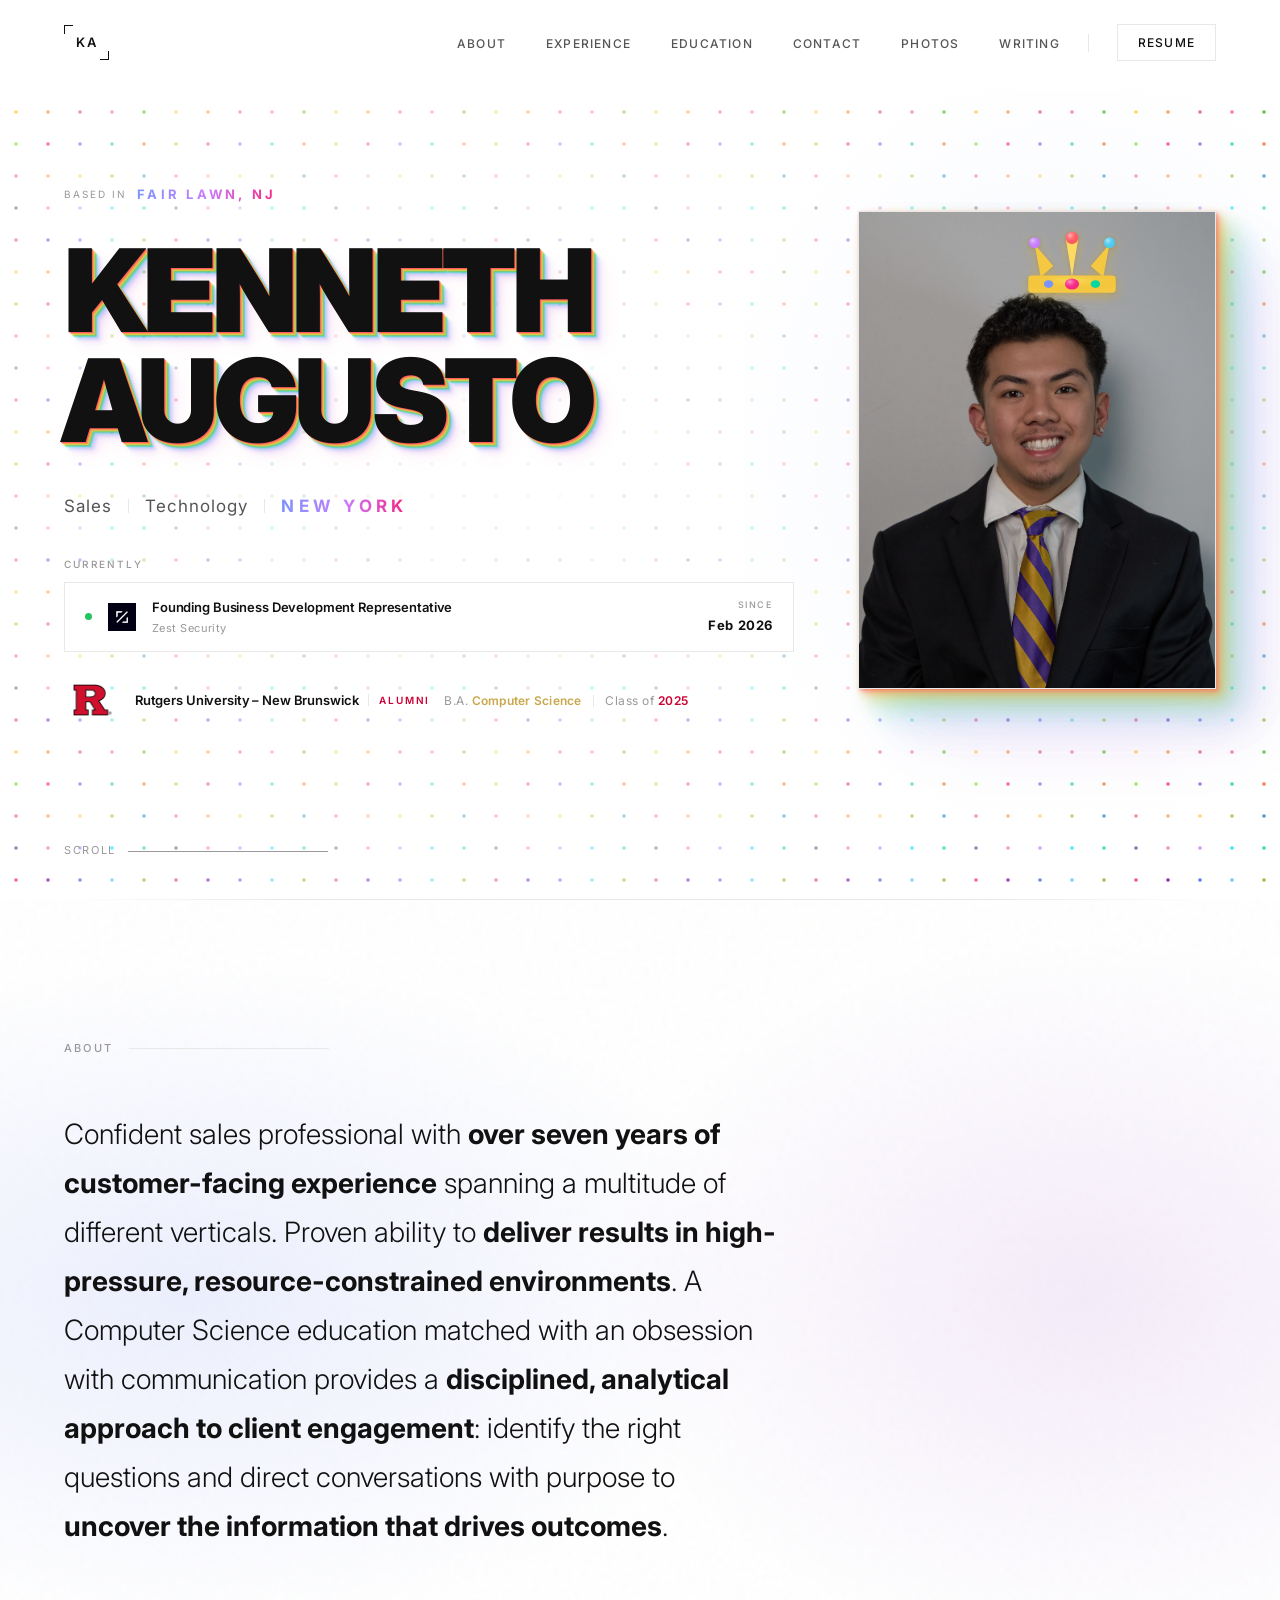
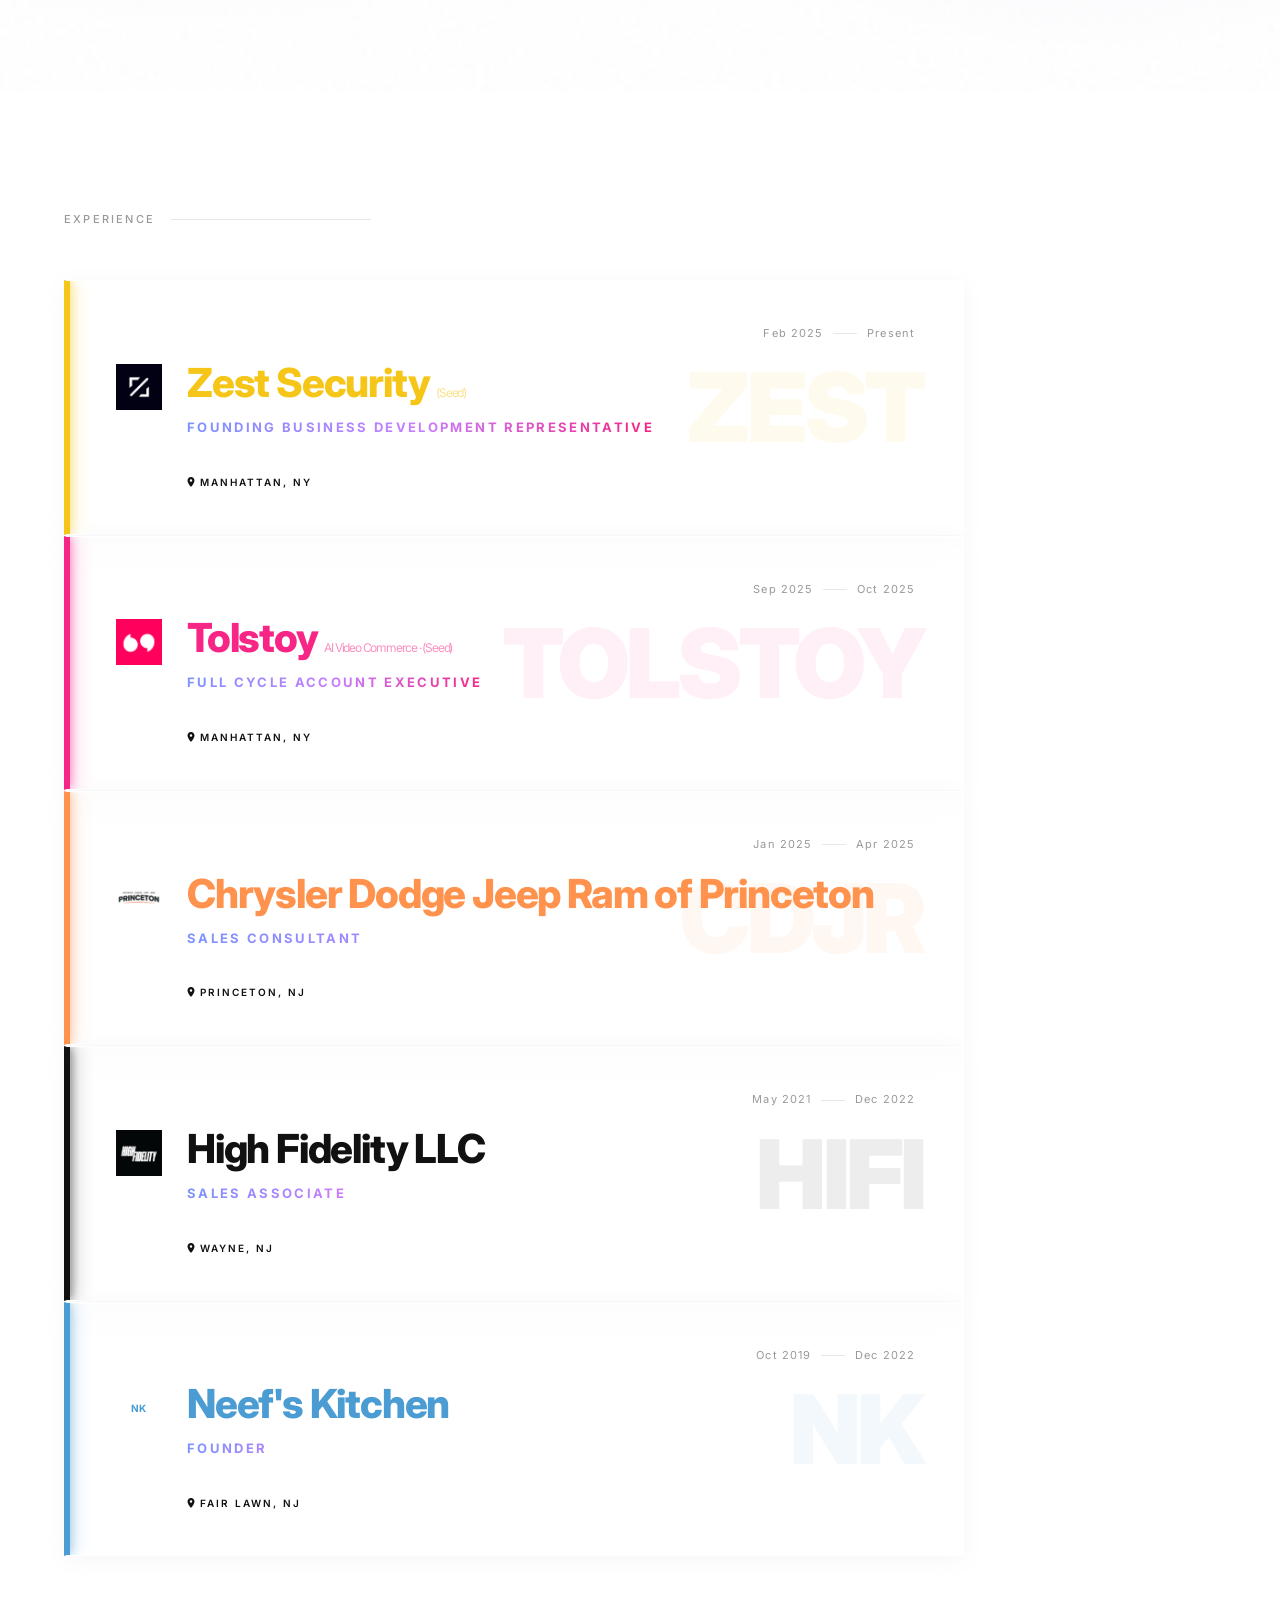
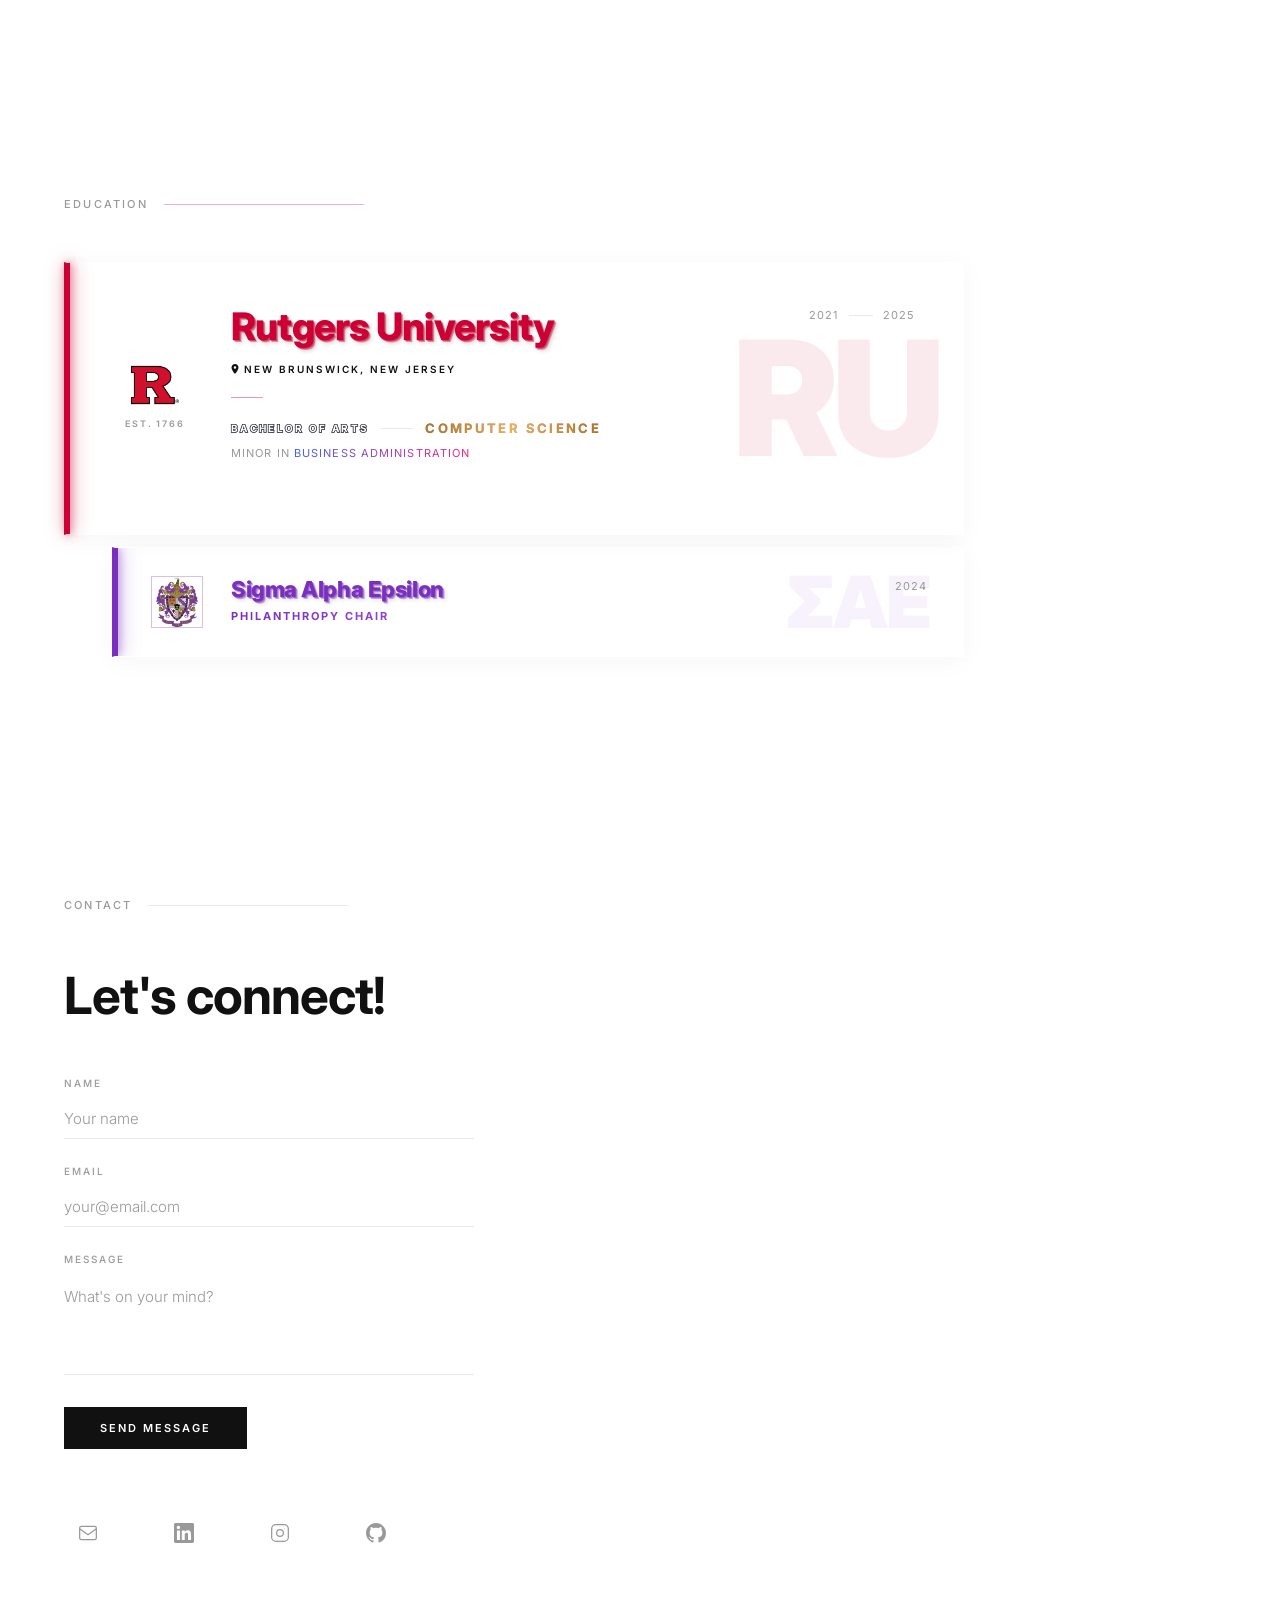
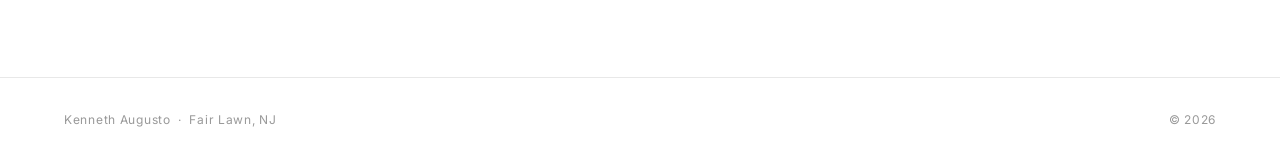
<file: index.html>
<!DOCTYPE html>
<html lang="en">
<head>
  <meta charset="UTF-8" />
  <meta name="viewport" content="width=device-width, initial-scale=1.0" />
  <title>Kenneth Augusto</title>
  <link rel="icon" type="image/svg+xml" href="favicon.svg" />
  <link rel="preconnect" href="https://fonts.googleapis.com" />
  <link rel="preconnect" href="https://fonts.gstatic.com" crossorigin />
  <link href="https://fonts.googleapis.com/css2?family=Inter:wght@300;400;500;600;700;800;900&display=swap" rel="stylesheet" />
  <style>
    *, *::before, *::after {
      box-sizing: border-box;
      margin: 0;
      padding: 0;
    }

    :root {
      --white: #ffffff;
      --off-white: #f8f8f8;
      --light-gray: #efefef;
      --border: #e8e8e8;
      --text-primary: #111111;
      --text-secondary: #555555;
      --text-muted: #999999;
      --glow: rgba(200, 210, 255, 0.15);
      --glow-border: rgba(180, 195, 255, 0.4);
      --transition: 300ms ease;
    }

    html {
      scroll-behavior: smooth;
      font-size: 16px;
    }

    body {
      font-family: 'Inter', -apple-system, BlinkMacSystemFont, sans-serif;
      background: var(--white);
      color: var(--text-primary);
      line-height: 1.6;
      -webkit-font-smoothing: antialiased;
      -moz-osx-font-smoothing: grayscale;
    }

    /* ── NAV ─────────────────────────────────────────── */
    nav {
      position: fixed;
      top: 0;
      left: 0;
      right: 0;
      z-index: 100;
      padding: 24px 64px;
      display: flex;
      justify-content: space-between;
      align-items: center;
      background: rgba(255, 255, 255, 0.92);
      backdrop-filter: blur(12px);
      -webkit-backdrop-filter: blur(12px);
      border-bottom: 1px solid transparent;
      transition: border-color var(--transition);
    }

    .nav-left {
      display: flex;
      align-items: center;
      gap: 16px;
    }

    .nav-social {
      display: none;
      align-items: center;
      gap: 12px;
    }

    .nav-social-link {
      display: flex;
      align-items: center;
      justify-content: center;
      color: var(--text-muted);
      text-decoration: none;
      transition: color var(--transition), transform var(--transition);
      padding: 4px;
    }

    .nav-social-link:hover {
      color: #7B93FF;
      transform: scale(1.12);
    }

    .nav-right {
      display: flex;
      align-items: center;
      gap: 0;
    }

    .nav-divider {
      width: 1px;
      height: 18px;
      background: var(--border);
      margin: 0 28px;
    }

    nav.scrolled {
      border-bottom-color: var(--border);
    }

    .nav-logo {
      font-size: 13px;
      font-weight: 600;
      letter-spacing: 0.12em;
      text-transform: uppercase;
      color: var(--text-primary);
      text-decoration: none;
      position: relative;
      padding: 7px 12px;
      transition: color var(--transition);
      display: inline-block;
    }

    .nav-logo::before,
    .nav-logo::after {
      content: '';
      position: absolute;
      width: 9px;
      height: 9px;
      transition: width var(--transition), height var(--transition), box-shadow var(--transition);
      animation: corner-chroma 2.4s ease infinite;
    }

    .nav-logo::before {
      top: 0;
      left: 0;
      border-top: 1.5px solid;
      border-left: 1.5px solid;
    }

    .nav-logo::after {
      bottom: 0;
      right: 0;
      border-bottom: 1.5px solid;
      border-right: 1.5px solid;
      animation-delay: -1.2s;
    }

    @keyframes corner-chroma {
      0%   { border-color: #7B93FF; }
      33%  { border-color: #C77DFF; }
      66%  { border-color: #F72585; }
      100% { border-color: #7B93FF; }
    }

    .nav-logo:hover {
      color: #7B93FF;
    }

    .nav-logo:hover::before,
    .nav-logo:hover::after {
      width: 100%;
      height: 100%;
      box-shadow: 0 0 10px rgba(123,147,255,0.3);
    }

    .nav-links {
      display: flex;
      gap: 40px;
      list-style: none;
    }

    .nav-links a {
      font-size: 12px;
      font-weight: 500;
      letter-spacing: 0.1em;
      text-transform: uppercase;
      color: var(--text-secondary);
      text-decoration: none;
      transition: color var(--transition);
      position: relative;
      padding-bottom: 3px;
    }

    .nav-links a::after {
      content: '';
      position: absolute;
      bottom: 0;
      left: 0;
      width: 100%;
      height: 1px;
      background: #7B93FF;
      transform: scaleX(0);
      transform-origin: left;
      transition: transform var(--transition);
    }

    .nav-links a:hover,
    .nav-links a.active {
      color: #7B93FF;
    }

    .nav-links a:hover::after,
    .nav-links a.active::after {
      transform: scaleX(1);
    }

    .nav-resume {
      font-size: 12px;
      font-weight: 500;
      letter-spacing: 0.1em;
      text-transform: uppercase;
      color: var(--text-primary);
      text-decoration: none;
      border: 1px solid var(--border);
      padding: 8px 20px;
      transition: border-color var(--transition), box-shadow var(--transition);
    }

    .nav-resume:hover {
      border-color: var(--glow-border);
      box-shadow: 0 0 0 1px var(--glow-border), 0 4px 16px var(--glow);
    }

    /* ── HERO ────────────────────────────────────────── */
    #hero {
      min-height: 100vh;
      display: flex;
      flex-direction: column;
      justify-content: center;
      padding: 0 64px;
      position: relative;
      background-color: var(--white);
      background-image: url("data:image/svg+xml,<svg xmlns='http://www.w3.org/2000/svg' width='160' height='160'><circle cx='16' cy='16' r='1.8' fill='%23FF595E'/><circle cx='48' cy='16' r='1.8' fill='%23FF924C'/><circle cx='80' cy='16' r='1.8' fill='%23FFCA3A'/><circle cx='112' cy='16' r='1.8' fill='%238AC926'/><circle cx='144' cy='16' r='1.8' fill='%231982C4'/><circle cx='16' cy='48' r='1.8' fill='%236A4C93'/><circle cx='48' cy='48' r='1.8' fill='%23FF6B9D'/><circle cx='80' cy='48' r='1.8' fill='%23C77DFF'/><circle cx='112' cy='48' r='1.8' fill='%2300E5FF'/><circle cx='144' cy='48' r='1.8' fill='%2306D6A0'/><circle cx='16' cy='80' r='1.8' fill='%23F72585'/><circle cx='48' cy='80' r='1.8' fill='%237209B7'/><circle cx='80' cy='80' r='1.8' fill='%234361EE'/><circle cx='112' cy='80' r='1.8' fill='%234CC9F0'/><circle cx='144' cy='80' r='1.8' fill='%2380B918'/><circle cx='16' cy='112' r='1.8' fill='%23FFBF00'/><circle cx='48' cy='112' r='1.8' fill='%23FF7900'/><circle cx='80' cy='112' r='1.8' fill='%23E63946'/><circle cx='112' cy='112' r='1.8' fill='%23FF477E'/><circle cx='144' cy='112' r='1.8' fill='%2338B000'/><circle cx='16' cy='144' r='1.8' fill='%2370E000'/><circle cx='48' cy='144' r='1.8' fill='%23FF006E'/><circle cx='80' cy='144' r='1.8' fill='%238338EC'/><circle cx='112' cy='144' r='1.8' fill='%2300C9A7'/><circle cx='144' cy='144' r='1.8' fill='%23FB5607'/></svg>");
      background-size: 160px 160px;
      background-attachment: fixed;
    }

    /* Soft fade-out mask so dot grid dissolves at edges */
    #hero::before {
      content: '';
      position: absolute;
      inset: 0;
      background:
        radial-gradient(ellipse 70% 80% at 38% 50%, rgba(255,255,255,0.96) 0%, rgba(255,255,255,0.6) 55%, transparent 100%),
        radial-gradient(ellipse 50% 90% at 100% 50%, rgba(255,255,255,0.55) 0%, transparent 70%);
      pointer-events: none;
      z-index: 0;
    }

    /* Ambient glow sitting behind the photo */
    #hero::after {
      content: '';
      position: absolute;
      right: 0;
      top: 50%;
      transform: translateY(-50%);
      width: clamp(320px, 42vw, 620px);
      height: 80%;
      background: radial-gradient(ellipse at 60% 50%, rgba(200, 210, 255, 0.22) 0%, rgba(210, 220, 255, 0.08) 50%, transparent 80%);
      pointer-events: none;
      z-index: 0;
    }

    .hero-inner {
      max-width: 1200px;
      width: 100%;
      display: flex;
      align-items: center;
      justify-content: space-between;
      gap: 64px;
      position: relative;
      z-index: 1;
    }

    .hero-text {
      flex: 1;
      min-width: 0;
    }

    .hero-photo-wrap {
      flex-shrink: 0;
      width: clamp(240px, 28vw, 400px);
      aspect-ratio: 3 / 4;
      border: 1px solid var(--border);
      overflow: hidden;
      opacity: 0;
      animation: fadeUp 1s ease 0.7s forwards;
      position: relative;
      box-shadow:
        2px 2px 4px   rgba(255, 89,  94,  0.55),
        5px 5px 8px   rgba(255, 146, 76,  0.45),
        9px 9px 14px  rgba(255, 202, 58,  0.35),
        14px 14px 20px rgba(138, 201, 38, 0.25),
        20px 20px 28px rgba(6,  214, 160, 0.18),
        27px 27px 36px rgba(76, 201, 240, 0.13),
        34px 34px 48px rgba(67,  97, 238, 0.09),
        42px 42px 64px rgba(131, 56, 236, 0.06),
        52px 52px 80px rgba(247, 37, 133, 0.04);
    }

    .hero-photo-wrap img {
      width: 100%;
      height: 100%;
      object-fit: cover;
      object-position: center top;
      display: block;
      filter: grayscale(15%);
      transition: filter var(--transition);
    }

    .hero-photo-wrap:hover img {
      filter: grayscale(0%);
    }

    .hero-photo-outer {
      position: relative;
      flex-shrink: 0;
    }

    .hero-crown {
      position: absolute;
      width: clamp(64px, 9vw, 100px);
      top: clamp(10px, 2vw, 16px);
      left: 46%;
      z-index: 2;
      filter:
        drop-shadow(0 3px 6px rgba(245,200,66,0.55))
        drop-shadow(0 1px 2px rgba(0,0,0,0.18));
      animation: crownFloat 3.2s ease-in-out infinite;
      pointer-events: none;
    }

    @keyframes crownFloat {
      0%, 100% { transform: translateX(-50%) rotate(-14deg) translateY(0); }
      50%       { transform: translateX(-50%) rotate(-11deg) translateY(-6px); }
    }

    /* Placeholder shown when no real photo */
    .hero-photo-placeholder {
      width: 100%;
      height: 100%;
      background: var(--off-white);
      display: flex;
      flex-direction: column;
      align-items: center;
      justify-content: center;
      gap: 12px;
      color: var(--text-muted);
    }

    .hero-photo-placeholder svg {
      width: 48px;
      height: 48px;
      opacity: 0.3;
    }

    .hero-photo-placeholder span {
      font-size: 11px;
      letter-spacing: 0.15em;
      text-transform: uppercase;
    }

    .hero-label {
      display: flex;
      align-items: center;
      gap: 10px;
      margin-bottom: 32px;
      opacity: 0;
      animation: fadeUp 0.8s ease 0.2s forwards;
    }

    .hero-label-prefix {
      font-size: 10px;
      font-weight: 400;
      letter-spacing: 0.2em;
      text-transform: uppercase;
      color: var(--text-muted);
    }

    .hero-label-divider {
      width: 20px;
      height: 1px;
      background: var(--border);
      flex-shrink: 0;
    }

    .hero-label-location {
      font-size: 13px;
      font-weight: 700;
      letter-spacing: 0.25em;
      text-transform: uppercase;
      background: linear-gradient(90deg, #7B93FF 0%, #C77DFF 50%, #F72585 100%);
      -webkit-background-clip: text;
      -webkit-text-fill-color: transparent;
      background-clip: text;
    }

    h1 {
      font-size: clamp(56px, 9vw, 118px);
      line-height: 0.92;
      opacity: 0;
      animation: fadeUp 0.9s ease 0.4s forwards;
      display: flex;
      flex-direction: column;
      gap: 4px;
    }

    .name-first,
    .name-last {
      font-weight: 900;
      letter-spacing: -0.04em;
      text-transform: uppercase;
      color: var(--text-primary);
      display: block;
      text-shadow:
        1px 1px 0    rgba(255, 89,  94,  0.92),
        2px 2px 0    rgba(255, 146, 76,  0.80),
        3px 3px 0    rgba(255, 202, 58,  0.68),
        4px 4px 1px  rgba(138, 201, 38,  0.55),
        5px 5px 1px  rgba(6,   214, 160, 0.42),
        6px 6px 2px  rgba(76,  201, 240, 0.30),
        8px 8px 3px  rgba(67,  97,  238, 0.17),
        11px 11px 6px rgba(131, 56,  236, 0.09),
        14px 14px 20px rgba(247, 37, 133, 0.05);
    }

    .name-last {
      margin-left: -4px;
    }

    .hero-sub {
      margin-top: 40px;
      display: flex;
      align-items: center;
      gap: 16px;
      font-size: clamp(14px, 1.5vw, 17px);
      font-weight: 400;
      letter-spacing: 0.06em;
      color: var(--text-secondary);
      opacity: 0;
      animation: fadeUp 0.9s ease 0.65s forwards;
    }

    .hero-sub-divider {
      width: 1px;
      height: 14px;
      background: var(--border);
      position: relative;
      overflow: hidden;
      flex-shrink: 0;
    }

    .hero-sub-divider::after {
      content: '';
      position: absolute;
      left: 0;
      top: -100%;
      width: 100%;
      height: 100%;
      background: linear-gradient(180deg, transparent, #7B93FF, #C77DFF, #F72585, transparent);
      animation: vertical-sweep 2s ease infinite;
    }

    .hero-sub-location {
      font-weight: 700;
      letter-spacing: 0.25em;
      text-transform: uppercase;
      background: linear-gradient(90deg, #7B93FF 0%, #C77DFF 50%, #F72585 100%);
      -webkit-background-clip: text;
      -webkit-text-fill-color: transparent;
      background-clip: text;
    }

    @keyframes vertical-sweep {
      0%   { top: -100%; }
      60%  { top: 100%; }
      100% { top: 100%; }
    }

    .hero-line {
      position: absolute;
      bottom: 0;
      left: 64px;
      right: 64px;
      height: 1px;
      background: linear-gradient(90deg, transparent 0%, var(--border) 20%, var(--border) 80%, transparent 100%);
      opacity: 0;
      animation: lineReveal 1.2s ease 1s forwards;
    }

    .hero-glow {
      position: absolute;
      bottom: -60px;
      left: 64px;
      right: 64px;
      height: 1px;
      background: linear-gradient(90deg, transparent 0%, var(--glow-border) 30%, var(--glow-border) 70%, transparent 100%);
      filter: blur(3px);
      opacity: 0;
      animation: lineReveal 1.4s ease 1.1s forwards;
    }

    .scroll-indicator {
      position: absolute;
      bottom: 40px;
      left: 64px;
      display: flex;
      align-items: center;
      z-index: 1;
      gap: 12px;
      opacity: 0;
      animation: fadeUp 0.8s ease 1.4s forwards;
    }

    .scroll-indicator span {
      font-size: 11px;
      letter-spacing: 0.15em;
      text-transform: uppercase;
      color: var(--text-muted);
    }

    .scroll-line {
      width: 200px;
      height: 1px;
      background: var(--text-muted);
      position: relative;
      overflow: hidden;
    }

    .scroll-line::after {
      content: '';
      position: absolute;
      top: 0;
      left: -100%;
      width: 100%;
      height: 100%;
      background: linear-gradient(90deg, transparent, #7B93FF, #C77DFF, #F72585, transparent);
      animation: about-bar-sweep 2.4s ease infinite;
    }

    /* ── SECTIONS ────────────────────────────────────── */
    section {
      padding: 120px 64px;
    }

    section:nth-child(even) {
      background: var(--off-white);
    }

    .section-inner {
      max-width: 900px;
    }

    .section-label {
      font-size: 11px;
      font-weight: 500;
      letter-spacing: 0.2em;
      text-transform: uppercase;
      color: var(--text-muted);
      margin-bottom: 48px;
      display: flex;
      align-items: center;
      gap: 16px;
    }

    .section-label::after {
      content: '';
      flex: 1;
      height: 1px;
      background: var(--border);
      max-width: 48px;
    }

    h2 {
      font-size: clamp(32px, 4vw, 52px);
      font-weight: 700;
      letter-spacing: -0.02em;
      line-height: 1.1;
      margin-bottom: 32px;
    }

    /* ── CURRENTLY WORKING ───────────────────────────── */
    .hero-current {
      margin-top: 36px;
      display: flex;
      flex-direction: column;
      gap: 10px;
    }

    .current-label {
      font-size: 10px;
      font-weight: 500;
      letter-spacing: 0.22em;
      text-transform: uppercase;
      color: var(--text-muted);
    }

    .current-card {
      display: inline-flex;
      align-items: center;
      gap: 16px;
      background: var(--white);
      padding: 14px 20px;
      border: 1px solid var(--border);
      flex-wrap: wrap;
    }

    .current-live {
      display: flex;
      align-items: center;
      gap: 6px;
      flex-shrink: 0;
    }

    .live-dot {
      width: 7px;
      height: 7px;
      background: #22c55e;
      border-radius: 50%;
      animation: pulse-dot 2s ease infinite;
      flex-shrink: 0;
    }

    @keyframes pulse-dot {
      0%, 100% { box-shadow: 0 0 0 0 rgba(34, 197, 94, 0.5); }
      50%       { box-shadow: 0 0 0 5px rgba(34, 197, 94, 0); }
    }

    .live-text {
      font-size: 10px;
      font-weight: 600;
      letter-spacing: 0.18em;
      text-transform: uppercase;
      color: #22c55e;
    }

    .current-logo-wrap {
      flex-shrink: 0;
    }

    .current-logo-wrap img {
      height: 28px;
      width: auto;
      display: block;
      object-fit: contain;
    }

    .current-logo-placeholder {
      height: 28px;
      padding: 0 10px;
      background: var(--off-white);
      border: 1px solid var(--border);
      color: var(--text-secondary);
      font-size: 11px;
      font-weight: 700;
      letter-spacing: 0.08em;
      display: flex;
      align-items: center;
      justify-content: center;
    }

    .current-info {
      display: flex;
      flex-direction: column;
      gap: 2px;
    }

    .current-role {
      font-size: 13px;
      font-weight: 600;
      color: var(--text-primary);
      letter-spacing: -0.01em;
    }

    .current-company {
      font-size: 11px;
      font-weight: 400;
      color: var(--text-muted);
      letter-spacing: 0.04em;
    }

    .current-since {
      margin-left: auto;
      display: flex;
      flex-direction: column;
      align-items: flex-end;
      gap: 2px;
      flex-shrink: 0;
    }

    .since-label {
      font-size: 9px;
      font-weight: 500;
      letter-spacing: 0.18em;
      text-transform: uppercase;
      color: var(--text-muted);
    }

    .since-date {
      font-size: 13px;
      font-weight: 700;
      color: var(--text-primary);
      letter-spacing: 0.04em;
    }

    /* ── ALUMNI (hero inline) ────────────────────────── */
    .hero-alumni {
      display: flex;
      align-items: center;
      gap: 14px;
      margin-top: 32px;
      flex-wrap: wrap;
    }

    .alumni-logo-wrap {
      flex-shrink: 0;
    }

    .alumni-logo-wrap img {
      height: 32px;
      width: auto;
      display: block;
      object-fit: contain;
    }

    .alumni-logo-placeholder {
      width: 32px;
      height: 32px;
      background: #cc0033;
      color: white;
      font-size: 16px;
      font-weight: 900;
      display: flex;
      align-items: center;
      justify-content: center;
    }

    .alumni-text {
      display: flex;
      align-items: center;
      gap: 10px;
    }

    .alumni-school {
      font-size: 13px;
      font-weight: 600;
      letter-spacing: -0.01em;
      color: var(--text-primary);
    }

    .alumni-divider {
      width: 1px;
      height: 12px;
      background: var(--border);
      position: relative;
      overflow: hidden;
      flex-shrink: 0;
    }

    .alumni-divider::after {
      content: '';
      position: absolute;
      left: 0;
      top: -100%;
      width: 100%;
      height: 100%;
      background: linear-gradient(180deg, transparent, #7B93FF, #C77DFF, #F72585, transparent);
      animation: vertical-sweep 2s ease infinite;
    }

    .alumni-badge {
      font-size: 10px;
      font-weight: 600;
      letter-spacing: 0.18em;
      text-transform: uppercase;
      color: #cc0033;
    }

    .alumni-dot {
      color: var(--border);
      font-size: 12px;
    }

    .alumni-meta {
      font-size: 12px;
      font-weight: 400;
      letter-spacing: 0.04em;
      color: var(--text-muted);
    }

    .alumni-cs {
      font-weight: 600;
      color: #C9A84C;
      letter-spacing: 0.02em;
    }

    /* ── ABOUT ───────────────────────────────────────── */
    #about {
      position: relative;
      overflow: hidden;
      background: #ffffff;
      padding: 140px 64px;
    }

    /* Grain texture */
    #about::before {
      content: '';
      position: absolute;
      inset: -50%;
      width: 200%;
      height: 200%;
      background-image: url("data:image/svg+xml,%3Csvg viewBox='0 0 256 256' xmlns='http://www.w3.org/2000/svg'%3E%3Cfilter id='noise'%3E%3CfeTurbulence type='fractalNoise' baseFrequency='0.9' numOctaves='4' stitchTiles='stitch'/%3E%3C/filter%3E%3Crect width='100%25' height='100%25' filter='url(%23noise)' opacity='0.08'/%3E%3C/svg%3E");
      opacity: 0.4;
      pointer-events: none;
      z-index: 0;
    }

    /* Slow-moving glow */
    #about::after {
      content: '';
      position: absolute;
      inset: 0;
      background:
        radial-gradient(ellipse 65% 60% at 15% 50%, rgba(67, 97, 238, 0.10) 0%, transparent 70%),
        radial-gradient(ellipse 55% 65% at 85% 50%, rgba(114, 9, 183, 0.08) 0%, transparent 70%);
      animation: glow-drift 10s ease-in-out infinite alternate;
      pointer-events: none;
      z-index: 0;
    }

    @keyframes glow-drift {
      0%   { opacity: 0.7; transform: scale(1); }
      100% { opacity: 1;   transform: scale(1.08); }
    }

    #about .section-inner {
      position: relative;
      z-index: 1;
    }

    #about .section-label::after {
      display: none;
    }

    .about-header {
      display: flex;
      align-items: center;
      gap: 16px;
      margin-bottom: 52px;
    }

    .about-bar {
      width: 200px;
      height: 1px;
      background: var(--border);
      position: relative;
      overflow: hidden;
    }

    .about-bar::after {
      content: '';
      position: absolute;
      top: 0;
      left: -100%;
      width: 100%;
      height: 100%;
      background: linear-gradient(90deg, transparent, #7B93FF, #C77DFF, #F72585, transparent);
      animation: about-bar-sweep 2.4s ease infinite;
    }

    @keyframes about-bar-sweep {
      0%   { left: -100%; }
      60%  { left: 100%; }
      100% { left: 100%; }
    }

    #about .about-text {
      font-size: clamp(20px, 2.4vw, 28px);
      font-weight: 300;
      line-height: 1.75;
      color: var(--text-primary);
      max-width: 720px;
    }

    #about .about-text strong {
      font-weight: 700;
      color: var(--text-primary);
    }

    /* ── EXPERIENCE ──────────────────────────────────── */
    #experience {
      background-color: var(--white);
      background-image: url("data:image/svg+xml,<svg xmlns='http://www.w3.org/2000/svg' width='160' height='160'><circle cx='16' cy='16' r='1.8' fill='%23FF595E'/><circle cx='48' cy='16' r='1.8' fill='%23FF924C'/><circle cx='80' cy='16' r='1.8' fill='%23FFCA3A'/><circle cx='112' cy='16' r='1.8' fill='%238AC926'/><circle cx='144' cy='16' r='1.8' fill='%231982C4'/><circle cx='16' cy='48' r='1.8' fill='%236A4C93'/><circle cx='48' cy='48' r='1.8' fill='%23FF6B9D'/><circle cx='80' cy='48' r='1.8' fill='%23C77DFF'/><circle cx='112' cy='48' r='1.8' fill='%2300E5FF'/><circle cx='144' cy='48' r='1.8' fill='%2306D6A0'/><circle cx='16' cy='80' r='1.8' fill='%23F72585'/><circle cx='48' cy='80' r='1.8' fill='%237209B7'/><circle cx='80' cy='80' r='1.8' fill='%234361EE'/><circle cx='112' cy='80' r='1.8' fill='%234CC9F0'/><circle cx='144' cy='80' r='1.8' fill='%2380B918'/><circle cx='16' cy='112' r='1.8' fill='%23FFBF00'/><circle cx='48' cy='112' r='1.8' fill='%23FF7900'/><circle cx='80' cy='112' r='1.8' fill='%23E63946'/><circle cx='112' cy='112' r='1.8' fill='%23FF477E'/><circle cx='144' cy='112' r='1.8' fill='%2338B000'/><circle cx='16' cy='144' r='1.8' fill='%2370E000'/><circle cx='48' cy='144' r='1.8' fill='%23FF006E'/><circle cx='80' cy='144' r='1.8' fill='%238338EC'/><circle cx='112' cy='144' r='1.8' fill='%2300C9A7'/><circle cx='144' cy='144' r='1.8' fill='%23FB5607'/></svg>");
      background-size: 160px 160px;
      background-attachment: fixed;
      padding: 120px 64px;
    }

    #experience .section-label::after {
      display: none;
    }

    .experience-stack {
      display: flex;
      flex-direction: column;
      gap: 1px;
      margin-top: 48px;
    }

    .exp-card {
      background: rgba(255, 255, 255, 0.28);
      backdrop-filter: blur(14px);
      -webkit-backdrop-filter: blur(14px);
      border-top: 1px solid rgba(255, 255, 255, 0.85);
      border-right: 1px solid rgba(255, 255, 255, 0.5);
      border-bottom: 1px solid rgba(255, 255, 255, 0.3);
      border-left: 3px solid var(--exp-accent, #ddd);
      box-shadow: inset 0 1px 0 rgba(255,255,255,0.9), 0 4px 24px rgba(0,0,0,0.04);
      padding: 44px 48px;
      position: relative;
      overflow: hidden;
      cursor: default;
      transition: background var(--transition), box-shadow var(--transition);
    }

    .exp-card::before {
      content: attr(data-company);
      position: absolute;
      right: 40px;
      top: 50%;
      transform: translateY(-50%);
      font-size: clamp(48px, 8vw, 96px);
      font-weight: 900;
      letter-spacing: -0.04em;
      text-transform: uppercase;
      color: var(--exp-accent, #333);
      opacity: 0.07;
      line-height: 1;
      pointer-events: none;
      user-select: none;
      white-space: nowrap;
    }

    .exp-card:hover {
      background: rgba(255, 255, 255, 0.38);
      box-shadow: inset 0 1px 0 rgba(255,255,255,0.95), 0 0 0 1px var(--exp-accent, #ddd), 0 8px 40px rgba(0,0,0,0.08);
    }

    .exp-card:hover::before {
      opacity: 0.11;
    }

    .exp-card::after {
      content: '';
      position: absolute;
      left: 0;
      top: 0;
      bottom: 0;
      width: 3px;
      background: var(--exp-accent, #ddd);
      box-shadow: 0 0 8px var(--exp-accent), 0 0 20px var(--exp-accent);
      animation: tab-pulse 2.2s ease-in-out infinite;
    }

    @keyframes tab-pulse {
      0%, 100% {
        opacity: 0.5;
        box-shadow: 0 0 8px var(--exp-accent), 0 0 24px var(--exp-accent), 0 0 40px var(--exp-accent);
      }
      50% {
        opacity: 1;
        box-shadow: 0 0 16px var(--exp-accent), 0 0 48px var(--exp-accent), 0 0 80px var(--exp-accent), 0 0 120px var(--exp-accent);
      }
    }

    .exp-top {
      display: flex;
      justify-content: space-between;
      align-items: flex-start;
      gap: 24px;
      margin-bottom: 20px;
      flex-wrap: wrap;
    }

    .exp-index {
      font-size: 11px;
      font-weight: 500;
      letter-spacing: 0.18em;
      color: var(--exp-accent, #555);
      text-transform: uppercase;
    }

    .exp-dates {
      font-size: 11px;
      font-weight: 400;
      letter-spacing: 0.1em;
      color: var(--text-muted);
      display: flex;
      align-items: center;
      gap: 10px;
      white-space: nowrap;
    }

    .exp-date-bar {
      width: 24px;
      height: 1px;
      background: var(--border);
      position: relative;
      overflow: hidden;
      flex-shrink: 0;
    }

    .exp-date-bar::after {
      content: '';
      position: absolute;
      top: 0;
      left: -100%;
      width: 100%;
      height: 100%;
      background: linear-gradient(90deg, transparent, #7B93FF, #C77DFF, #F72585, transparent);
      animation: about-bar-sweep 2.4s ease infinite;
    }

    .exp-company {
      font-size: clamp(26px, 4vw, 40px);
      font-weight: 800;
      letter-spacing: -0.03em;
      color: var(--exp-accent, #fff);
      line-height: 1;
      margin-bottom: 10px;
    }

    .exp-title {
      font-size: 13px;
      font-weight: 700;
      letter-spacing: 0.18em;
      text-transform: uppercase;
      background: linear-gradient(90deg, #7B93FF 0%, #C77DFF 50%, #F72585 100%);
      -webkit-background-clip: text;
      -webkit-text-fill-color: transparent;
      background-clip: text;
      margin-bottom: 28px;
    }

    .exp-body {
      display: flex;
      align-items: flex-start;
      gap: 24px;
      margin-top: 4px;
    }

    .exp-logo-slot {
      flex-shrink: 0;
      width: 48px;
      height: 48px;
      border: 1px solid rgba(255,255,255,0.6);
      background: rgba(255,255,255,0.5);
      display: flex;
      align-items: center;
      justify-content: center;
      overflow: hidden;
    }

    .exp-logo-slot img {
      width: 100%;
      height: 100%;
      object-fit: contain;
    }

    .exp-logo-placeholder {
      font-size: 10px;
      font-weight: 700;
      letter-spacing: 0.06em;
      color: var(--exp-accent, #999);
      text-transform: uppercase;
    }

    .exp-meta {
      display: flex;
      flex-direction: column;
      gap: 4px;
    }

    .exp-location {
      display: inline-flex;
      align-items: center;
      gap: 5px;
      font-size: 10px;
      font-weight: 600;
      letter-spacing: 0.2em;
      text-transform: uppercase;
      color: var(--text-primary);
      margin-top: 4px;
      width: fit-content;
    }

    .exp-divider {
      width: 40px;
      height: 1px;
      background: var(--exp-accent, #333);
      opacity: 0.4;
      margin: 20px 0;
    }

    /* ── EDUCATION ───────────────────────────────────── */
    #education {
      background-color: var(--white);
      background-image: url("data:image/svg+xml,<svg xmlns='http://www.w3.org/2000/svg' width='160' height='160'><circle cx='16' cy='16' r='1.8' fill='%23FF595E'/><circle cx='48' cy='16' r='1.8' fill='%23FF924C'/><circle cx='80' cy='16' r='1.8' fill='%23FFCA3A'/><circle cx='112' cy='16' r='1.8' fill='%238AC926'/><circle cx='144' cy='16' r='1.8' fill='%231982C4'/><circle cx='16' cy='48' r='1.8' fill='%236A4C93'/><circle cx='48' cy='48' r='1.8' fill='%23FF6B9D'/><circle cx='80' cy='48' r='1.8' fill='%23C77DFF'/><circle cx='112' cy='48' r='1.8' fill='%2300E5FF'/><circle cx='144' cy='48' r='1.8' fill='%2306D6A0'/><circle cx='16' cy='80' r='1.8' fill='%23F72585'/><circle cx='48' cy='80' r='1.8' fill='%237209B7'/><circle cx='80' cy='80' r='1.8' fill='%234361EE'/><circle cx='112' cy='80' r='1.8' fill='%234CC9F0'/><circle cx='144' cy='80' r='1.8' fill='%2380B918'/><circle cx='16' cy='112' r='1.8' fill='%23FFBF00'/><circle cx='48' cy='112' r='1.8' fill='%23FF7900'/><circle cx='80' cy='112' r='1.8' fill='%23E63946'/><circle cx='112' cy='112' r='1.8' fill='%23FF477E'/><circle cx='144' cy='112' r='1.8' fill='%2338B000'/><circle cx='16' cy='144' r='1.8' fill='%2370E000'/><circle cx='48' cy='144' r='1.8' fill='%23FF006E'/><circle cx='80' cy='144' r='1.8' fill='%238338EC'/><circle cx='112' cy='144' r='1.8' fill='%2300C9A7'/><circle cx='144' cy='144' r='1.8' fill='%23FB5607'/></svg>");
      background-size: 160px 160px;
      background-attachment: fixed;
      padding: 120px 64px;
      position: relative;
      overflow: hidden;
    }

    .edu-watermark {
      position: absolute;
      right: 24px;
      top: 50%;
      transform: translateY(-50%);
      font-size: clamp(80px, 14vw, 160px);
      font-weight: 900;
      letter-spacing: -0.04em;
      color: #cc0033;
      opacity: 0.08;
      white-space: nowrap;
      pointer-events: none;
      user-select: none;
      text-transform: uppercase;
      z-index: 0;
    }

    #education .section-label {
      color: var(--text-muted);
    }

    #education .section-label::after {
      display: none;
    }

    .edu-header {
      display: flex;
      align-items: center;
      gap: 16px;
      margin-bottom: 48px;
      position: relative;
      z-index: 1;
    }

    .edu-bar {
      width: 200px;
      height: 1px;
      background: rgba(204, 0, 51, 0.3);
      position: relative;
      overflow: hidden;
    }

    .edu-bar::after {
      content: '';
      position: absolute;
      top: 0;
      left: -100%;
      width: 100%;
      height: 100%;
      background: linear-gradient(90deg, transparent, #cc0033, #ff4d6d, #cc0033, transparent);
      animation: about-bar-sweep 2.4s ease infinite;
    }

    .edu-card {
      position: relative;
      z-index: 1;
      border-left: 3px solid #cc0033;
      background: rgba(255, 255, 255, 0.28);
      backdrop-filter: blur(14px);
      -webkit-backdrop-filter: blur(14px);
      border-top: 1px solid rgba(255, 255, 255, 0.85);
      border-right: 1px solid rgba(255, 255, 255, 0.5);
      border-bottom: 1px solid rgba(255, 255, 255, 0.3);
      box-shadow: inset 0 1px 0 rgba(255,255,255,0.9), 0 4px 24px rgba(0,0,0,0.04);
      padding: 44px 48px;
      display: flex;
      align-items: center;
      gap: 36px;
      transition: background var(--transition), box-shadow var(--transition);
    }

    .edu-card:hover {
      background: rgba(255, 255, 255, 0.38);
      box-shadow: inset 0 1px 0 rgba(255,255,255,0.95), 0 0 0 1px #cc0033, 0 8px 40px rgba(204, 0, 51, 0.15);
    }

    .edu-card::after {
      content: '';
      position: absolute;
      left: 0;
      top: 0;
      bottom: 0;
      width: 3px;
      background: #cc0033;
      box-shadow: 0 0 8px #cc0033, 0 0 20px #cc0033;
      animation: tab-pulse 2.2s ease-in-out infinite;
    }

    @media (max-width: 768px) {
      .edu-card { flex-direction: column; align-items: flex-start; gap: 28px; }
    }

    .edu-logo-col {
      flex-shrink: 0;
      display: flex;
      flex-direction: column;
      align-items: center;
      gap: 12px;
      width: 80px;
    }

    .edu-logo-col img {
      width: 72px;
      height: auto;
      object-fit: contain;
    }

    .edu-est {
      font-size: 9px;
      font-weight: 600;
      letter-spacing: 0.2em;
      text-transform: uppercase;
      color: var(--text-muted);
    }

    .edu-info-col {
      display: flex;
      flex-direction: column;
      gap: 0;
      flex: 1;
    }

    .edu-top-row {
      display: flex;
      justify-content: space-between;
      align-items: flex-start;
      gap: 24px;
      margin-bottom: 16px;
      flex-wrap: wrap;
    }

    .edu-school {
      font-size: clamp(22px, 3.5vw, 38px);
      font-weight: 800;
      letter-spacing: -0.02em;
      line-height: 1;
      color: #cc0033;
      text-shadow:
        1px 1px 0   rgba(204, 0,  51, 0.5),
        2px 2px 0   rgba(160, 0,  30, 0.35),
        3px 3px 4px rgba(100, 0,  20, 0.2);
    }

    .edu-year {
      display: flex;
      align-items: center;
      gap: 10px;
      font-size: 11px;
      font-weight: 400;
      letter-spacing: 0.1em;
      color: var(--text-muted);
      white-space: nowrap;
    }

    .edu-location-tag {
      display: inline-flex;
      align-items: center;
      gap: 5px;
      font-size: 10px;
      font-weight: 600;
      letter-spacing: 0.2em;
      text-transform: uppercase;
      color: var(--text-primary);
      margin-bottom: 20px;
    }

    .edu-divider {
      width: 32px;
      height: 1px;
      background: rgba(204, 0, 51, 0.4);
      margin-bottom: 20px;
    }

    .edu-degree {
      font-size: 13px;
      font-weight: 700;
      letter-spacing: 0.18em;
      text-transform: uppercase;
      background: linear-gradient(90deg, #7B93FF 0%, #C77DFF 50%, #F72585 100%);
      -webkit-background-clip: text;
      -webkit-text-fill-color: transparent;
      background-clip: text;
      margin-bottom: 6px;
    }

    .edu-degree-cs {
      background: linear-gradient(90deg, #AA771C 0%, #C9922A 25%, #E8B84B 50%, #C9922A 75%, #AA771C 100%);
      -webkit-background-clip: text;
      -webkit-text-fill-color: transparent;
      background-clip: text;
    }

    .edu-minor {
      font-size: 11px;
      font-weight: 400;
      letter-spacing: 0.1em;
      text-transform: uppercase;
      color: var(--text-muted);
      margin-bottom: 28px;
    }

    /* ── SAE CARD ─────────────────────────────────────── */
    .sae-card {
      margin-top: 12px;
      margin-left: 48px;
      position: relative;
      border-left: 3px solid #7B2FBE;
      background: rgba(255, 255, 255, 0.28);
      backdrop-filter: blur(14px);
      -webkit-backdrop-filter: blur(14px);
      border-top: 1px solid rgba(255, 255, 255, 0.85);
      border-right: 1px solid rgba(255, 255, 255, 0.5);
      border-bottom: 1px solid rgba(255, 255, 255, 0.3);
      box-shadow: inset 0 1px 0 rgba(255,255,255,0.9), 0 4px 24px rgba(0,0,0,0.04);
      padding: 28px 36px;
      display: flex;
      align-items: center;
      gap: 28px;
      transition: background var(--transition), box-shadow var(--transition);
      overflow: hidden;
    }

    .sae-card::after {
      content: '';
      position: absolute;
      left: 0; top: 0; bottom: 0;
      width: 3px;
      background: #7B2FBE;
      box-shadow: 0 0 8px #7B2FBE, 0 0 20px #7B2FBE;
      animation: tab-pulse-sae 2.2s ease-in-out infinite;
    }

    @keyframes tab-pulse-sae {
      0%, 100% { box-shadow: 0 0 8px #7B2FBE, 0 0 24px #7B2FBE, 0 0 40px #7B2FBE; opacity: 0.5; }
      50%       { box-shadow: 0 0 16px #7B2FBE, 0 0 48px #7B2FBE, 0 0 80px #7B2FBE; opacity: 1; }
    }

    .sae-card:hover {
      background: rgba(255, 255, 255, 0.38);
      box-shadow: inset 0 1px 0 rgba(255,255,255,0.95), 0 0 0 1px #7B2FBE, 0 8px 40px rgba(123, 47, 190, 0.15);
    }

    .sae-card::before {
      content: 'ΣΑΕ';
      position: absolute;
      right: 32px;
      top: 50%;
      transform: translateY(-50%);
      font-size: clamp(36px, 6vw, 72px);
      font-weight: 900;
      color: #7B2FBE;
      opacity: 0.06;
      line-height: 1;
      pointer-events: none;
      user-select: none;
      letter-spacing: -0.02em;
    }

    .sae-logo {
      flex-shrink: 0;
      width: 52px;
      height: 52px;
      background: #ffffff;
      display: flex;
      align-items: center;
      justify-content: center;
      border: 1px solid rgba(123, 47, 190, 0.3);
      position: relative;
      z-index: 1;
    }

    .sae-logo span {
      font-size: 13px;
      font-weight: 900;
      color: #F5D76E;
      letter-spacing: 0.04em;
      font-family: serif;
    }

    .sae-info {
      display: flex;
      flex-direction: column;
      gap: 4px;
      position: relative;
      z-index: 1;
    }

    .sae-org {
      font-size: clamp(16px, 2.2vw, 22px);
      font-weight: 800;
      letter-spacing: -0.02em;
      line-height: 1;
      color: #7B2FBE;
      text-shadow:
        1px 1px 0   rgba(123, 47, 190, 0.5),
        2px 2px 0   rgba(80,  20, 140, 0.3),
        3px 3px 4px rgba(40,  10,  80, 0.15);
    }

    .sae-role {
      font-size: 11px;
      font-weight: 700;
      letter-spacing: 0.18em;
      text-transform: uppercase;
      background: linear-gradient(90deg, #7B2FBE 0%, #A855F7 50%, #F5D76E 100%);
      -webkit-background-clip: text;
      -webkit-text-fill-color: transparent;
      background-clip: text;
      margin-top: 4px;
    }

    .sae-date {
      font-size: 10px;
      font-weight: 500;
      letter-spacing: 0.15em;
      text-transform: uppercase;
      color: var(--text-muted);
      margin-top: 2px;
    }

    @media (max-width: 768px) {
      .sae-card { margin-left: 20px; flex-direction: row; padding: 22px 24px; }
    }

    .edu-minor-subject {
      background: linear-gradient(90deg, #4361EE 0%, #F72585 100%);
      -webkit-background-clip: text;
      -webkit-text-fill-color: transparent;
      background-clip: text;
    }

    .edu-stats {
      display: flex;
      gap: 28px;
      flex-wrap: wrap;
      align-items: center;
    }

    .edu-stat {
      display: flex;
      flex-direction: column;
      gap: 4px;
    }

    .edu-stat-value {
      font-size: clamp(22px, 3vw, 32px);
      font-weight: 800;
      letter-spacing: -0.03em;
      color: #cc0033;
      line-height: 1;
    }

    .edu-stat-label {
      font-size: 10px;
      font-weight: 500;
      letter-spacing: 0.18em;
      text-transform: uppercase;
      color: var(--text-muted);
    }

    /* ── CONTACT ─────────────────────────────────────── */
    #contact {
      background: var(--white);
    }

    #contact .section-label::after {
      display: none;
    }

    .contact-grid {
      display: grid;
      grid-template-columns: 1fr 1fr;
      gap: 80px;
      margin-top: 52px;
      align-items: start;
    }

    @media (max-width: 768px) {
      .contact-grid { grid-template-columns: 1fr; gap: 48px; }
    }

    .contact-bottom {
      display: flex;
      gap: 48px;
      flex-wrap: wrap;
      padding-top: 48px;
      margin-top: 12px;
    }

    .contact-form {
      display: flex;
      flex-direction: column;
      gap: 0;
    }

    .form-field {
      display: flex;
      flex-direction: column;
      gap: 8px;
      margin-bottom: 24px;
    }

    .form-field label {
      font-size: 10px;
      font-weight: 500;
      letter-spacing: 0.2em;
      text-transform: uppercase;
      color: var(--text-muted);
    }

    .form-field input,
    .form-field textarea {
      background: transparent;
      border: none;
      border-bottom: 1px solid var(--border);
      padding: 10px 0;
      font-family: 'Inter', sans-serif;
      font-size: 15px;
      font-weight: 400;
      color: var(--text-primary);
      outline: none;
      resize: none;
      transition: border-color var(--transition);
      width: 100%;
    }

    .form-field input::placeholder,
    .form-field textarea::placeholder {
      color: var(--text-muted);
      font-weight: 300;
    }

    .form-field input:focus,
    .form-field textarea:focus {
      border-bottom-color: #7B93FF;
    }

    .form-field textarea {
      min-height: 100px;
      line-height: 1.6;
    }

    .form-submit {
      margin-top: 8px;
      display: flex;
      align-items: center;
      gap: 16px;
    }

    .form-submit button {
      background: var(--text-primary);
      color: var(--white);
      border: none;
      padding: 14px 36px;
      font-family: 'Inter', sans-serif;
      font-size: 11px;
      font-weight: 600;
      letter-spacing: 0.18em;
      text-transform: uppercase;
      cursor: pointer;
      transition: background var(--transition), box-shadow var(--transition);
    }

    .form-submit button:hover {
      background: #222;
      box-shadow: 0 0 0 1px var(--glow-border), 0 8px 24px var(--glow);
    }

    .form-status {
      font-size: 12px;
      color: var(--text-muted);
      display: none;
    }

    .contact-links {
      display: flex;
      gap: 48px;
      flex-wrap: wrap;
      margin-top: 8px;
    }

    .contact-item {
      position: relative;
      display: flex;
      align-items: center;
      justify-content: center;
    }

    .contact-icon-link {
      display: flex;
      align-items: center;
      justify-content: center;
      width: 48px;
      height: 48px;
      border: 1px solid transparent;
      color: var(--text-muted);
      text-decoration: none;
      transition: color var(--transition), border-color var(--transition), box-shadow var(--transition);
    }

    .contact-icon-link:hover {
      color: var(--text-primary);
      border-color: var(--glow-border);
      box-shadow: 0 0 0 1px var(--glow-border), 0 4px 16px var(--glow);
    }

    .contact-icon {
      width: 20px;
      height: 20px;
    }

    .contact-tooltip {
      position: absolute;
      bottom: calc(100% + 10px);
      left: 50%;
      transform: translateX(-50%);
      background: var(--text-primary);
      color: var(--white);
      font-size: 11px;
      font-weight: 400;
      letter-spacing: 0.04em;
      padding: 6px 12px;
      white-space: nowrap;
      opacity: 0;
      pointer-events: none;
      transition: opacity var(--transition);
    }

    .contact-tooltip::after {
      content: '';
      position: absolute;
      top: 100%;
      left: 50%;
      transform: translateX(-50%);
      border: 5px solid transparent;
      border-top-color: var(--text-primary);
    }

    .contact-item:hover .contact-tooltip {
      opacity: 1;
    }

    .contact-label {
      font-size: 11px;
      font-weight: 500;
      letter-spacing: 0.15em;
      text-transform: uppercase;
      color: var(--text-muted);
    }

    .contact-value {
      font-size: 16px;
      font-weight: 400;
      color: var(--text-primary);
      text-decoration: none;
      border-bottom: 1px solid var(--border);
      padding-bottom: 2px;
      transition: border-color var(--transition), color var(--transition);
    }

    .contact-value:hover {
      color: var(--text-primary);
      border-color: var(--text-primary);
    }

    /* ── FOOTER ──────────────────────────────────────── */
    footer {
      padding: 32px 64px;
      border-top: 1px solid var(--border);
      display: flex;
      justify-content: space-between;
      align-items: center;
      flex-wrap: wrap;
      gap: 16px;
    }

    footer p {
      font-size: 12px;
      color: var(--text-muted);
      letter-spacing: 0.06em;
    }

    /* ── ANIMATIONS ──────────────────────────────────── */
    @keyframes fadeUp {
      from {
        opacity: 0;
        transform: translateY(20px);
      }
      to {
        opacity: 1;
        transform: translateY(0);
      }
    }

    @keyframes lineReveal {
      from { opacity: 0; }
      to { opacity: 1; }
    }

    @keyframes slideLine {
      0% { left: -100%; }
      50% { left: 100%; }
      100% { left: 100%; }
    }

    .reveal {
      opacity: 0;
      transform: translateY(24px);
      transition: opacity 0.7s ease, transform 0.7s ease;
    }

    .reveal.visible {
      opacity: 1;
      transform: translateY(0);
    }

    /* ── RESPONSIVE ──────────────────────────────────── */
    @media (max-width: 768px) {
      nav {
        padding: 20px 28px;
      }

      .nav-links {
        gap: 24px;
      }

      #hero {
        padding: 0 28px;
        padding-top: 100px;
        padding-bottom: 80px;
      }

      .hero-inner {
        flex-direction: column-reverse;
        align-items: flex-start;
        gap: 40px;
      }

      .hero-photo-wrap {
        width: 100%;
        max-width: 280px;
        aspect-ratio: 1 / 1;
      }

      .hero-line,
      .hero-glow {
        left: 28px;
        right: 28px;
      }

      .scroll-indicator {
        left: 28px;
      }

      section {
        padding: 80px 28px;
      }

      .contact-links {
        gap: 32px;
      }

      .exp-card,
      .edu-block {
        padding: 28px 24px;
      }

      .edu-right {
        text-align: left;
      }

      footer {
        padding: 28px 28px;
      }
    }

    /* ── MOBILE MENU ─────────────────────────────────── */
    .nav-caret {
      display: none;
      background: none;
      border: none;
      cursor: pointer;
      padding: 6px;
      color: var(--text-primary);
      transition: color var(--transition);
    }

    .nav-caret svg {
      display: block;
      transition: transform var(--transition);
    }

    .nav-caret.open svg {
      transform: rotate(180deg);
    }

    .nav-directory {
      display: none;
      align-items: center;
      gap: 10px;
      cursor: pointer;
    }

    .nav-directory-label {
      font-size: 10px;
      font-weight: 500;
      letter-spacing: 0.22em;
      text-transform: uppercase;
      color: var(--text-muted);
      transition: color var(--transition);
    }

    .nav-directory-arrow {
      display: flex;
      align-items: center;
      gap: 6px;
    }

    .nav-directory-line {
      width: 20px;
      height: 1px;
      background: var(--border);
      position: relative;
      overflow: hidden;
      flex-shrink: 0;
      transition: width var(--transition);
    }

    .nav-directory-line::after {
      content: '';
      position: absolute;
      top: 0;
      left: -100%;
      width: 100%;
      height: 100%;
      background: linear-gradient(90deg, transparent, #7B93FF, #C77DFF, #F72585, transparent);
      animation: bar-sweep 2.4s ease infinite;
    }

    .nav-directory-chevron {
      color: var(--text-muted);
      transition: color var(--transition), transform var(--transition);
      flex-shrink: 0;
    }

    .nav-directory:hover .nav-directory-label,
    .nav-directory:hover .nav-directory-chevron {
      color: #7B93FF;
    }

    .nav-directory:hover .nav-directory-line {
      width: 28px;
    }

    .nav-directory.open .nav-directory-chevron {
      transform: rotate(180deg);
      color: #7B93FF;
    }

    .nav-directory.open .nav-directory-label {
      color: #7B93FF;
    }

    .mobile-menu {
      display: none;
      position: fixed;
      top: 65px;
      left: 0;
      right: 0;
      z-index: 99;
      background: rgba(255, 255, 255, 0.97);
      backdrop-filter: blur(16px);
      -webkit-backdrop-filter: blur(16px);
      border-bottom: 1px solid var(--border);
      flex-direction: column;
      padding: 0;
      max-height: 0;
      overflow: hidden;
      transition: max-height 400ms ease, padding 400ms ease;
    }

    .mobile-menu.open {
      max-height: 400px;
      padding: 12px 0 20px;
    }

    .mobile-menu a {
      display: block;
      padding: 14px 28px;
      font-size: 12px;
      font-weight: 500;
      letter-spacing: 0.12em;
      text-transform: uppercase;
      color: var(--text-secondary);
      text-decoration: none;
      border-bottom: 1px solid var(--border);
      transition: color var(--transition), background var(--transition);
    }

    .mobile-menu a:last-child {
      border-bottom: none;
    }

    .mobile-menu a:hover {
      color: #7B93FF;
      background: var(--off-white);
    }

    @media (max-width: 480px) {
      .nav-links,
      .nav-divider,
      .nav-resume {
        display: none;
      }

      .nav-caret {
        display: none;
      }

      .nav-social {
        display: flex;
      }

      .nav-directory {
        display: flex;
      }

      .mobile-menu {
        display: flex;
      }

      h1 {
        font-size: 48px;
      }

      .contact-links {
        flex-direction: column;
        gap: 24px;
      }

      .current-card {
        display: grid;
        grid-template-columns: auto 1fr;
        grid-template-rows: auto auto;
        gap: 0 12px;
        align-items: center;
        width: 100%;
      }

      .current-live {
        grid-column: 1;
        grid-row: 1 / 3;
        align-self: center;
      }

      .current-logo-wrap {
        grid-column: 1;
        grid-row: 1 / 3;
        align-self: center;
      }

      /* group dot + logo together in a single left column */
      .current-live {
        display: none;
      }

      .current-card {
        grid-template-columns: auto 1fr auto;
      }

      .current-logo-wrap {
        grid-column: 1;
        grid-row: 1 / 3;
        display: flex;
        align-items: center;
        gap: 8px;
      }

      /* put the live dot inside the logo column visually */
      .current-logo-wrap::before {
        content: '';
        width: 7px;
        height: 7px;
        background: #22c55e;
        border-radius: 50%;
        flex-shrink: 0;
        box-shadow: 0 0 0 0 rgba(34, 197, 94, 0.5);
        animation: pulse-dot 2s ease infinite;
      }

      .current-info {
        grid-column: 2;
        grid-row: 1 / 3;
        display: flex;
        flex-direction: column;
        gap: 2px;
      }

      .current-since {
        grid-column: 3;
        grid-row: 1 / 3;
        align-self: center;
      }

      .role-full { display: none; }
      .role-short { display: inline !important; }

      .hero-alumni {
        display: grid;
        grid-template-columns: auto 1fr;
        grid-template-rows: auto auto;
        gap: 2px 14px;
        align-items: center;
      }

      .alumni-logo-wrap {
        grid-column: 1;
        grid-row: 1 / 3;
        align-self: center;
      }

      .alumni-text {
        grid-column: 2;
        grid-row: 1;
      }

      .alumni-meta {
        grid-column: 2;
        grid-row: 2;
      }
    }
  </style>
</head>
<body>

  <!-- NAV -->
  <nav id="nav">
    <div class="nav-left">
      <a href="#hero" class="nav-logo">KA</a>
      <div class="nav-social">
        <a href="https://www.instagram.com/kenneth.augusto" target="_blank" rel="noopener" class="nav-social-link" aria-label="Instagram">
          <svg width="16" height="16" viewBox="0 0 24 24" fill="none" stroke="currentColor" stroke-width="1.8" stroke-linecap="round" stroke-linejoin="round">
            <rect x="2" y="2" width="20" height="20" rx="5"/>
            <circle cx="12" cy="12" r="4"/>
            <circle cx="17.5" cy="6.5" r="0.5" fill="currentColor" stroke="none"/>
          </svg>
        </a>
        <a href="https://linkedin.com/in/kenneth-augusto" target="_blank" rel="noopener" class="nav-social-link" aria-label="LinkedIn">
          <svg width="16" height="16" viewBox="0 0 24 24" fill="currentColor">
            <path d="M20.447 20.452h-3.554v-5.569c0-1.328-.027-3.037-1.852-3.037-1.853 0-2.136 1.445-2.136 2.939v5.667H9.351V9h3.414v1.561h.046c.477-.9 1.637-1.85 3.37-1.85 3.601 0 4.267 2.37 4.267 5.455v6.286zM5.337 7.433a2.062 2.062 0 0 1-2.063-2.065 2.064 2.064 0 1 1 2.063 2.065zm1.782 13.019H3.555V9h3.564v11.452zM22.225 0H1.771C.792 0 0 .774 0 1.729v20.542C0 23.227.792 24 1.771 24h20.451C23.2 24 24 23.227 24 22.271V1.729C24 .774 23.2 0 22.222 0h.003z"/>
          </svg>
        </a>
      </div>
    </div>
    <div class="nav-right">
      <ul class="nav-links">
        <li><a href="#about">About</a></li>
        <li><a href="#experience">Experience</a></li>
        <li><a href="#education">Education</a></li>
        <li><a href="#contact">Contact</a></li>
        <li><a href="photos/">Photos</a></li>
        <li><a href="writing/">Writing</a></li>
      </ul>
      <div class="nav-divider"></div>
      <a href="test.pdf" download="Kenneth_Augusto_Resume.pdf" class="nav-resume">Resume</a>
      <button class="nav-caret" id="navCaret" aria-label="Menu">
        <svg width="18" height="18" viewBox="0 0 18 18" fill="none" stroke="currentColor" stroke-width="2" stroke-linecap="round">
          <polyline points="4,6 9,12 14,6"/>
        </svg>
      </button>
      <div class="nav-directory" id="navDirectory">
        <span class="nav-directory-label">Directory</span>
        <div class="nav-directory-arrow">
          <span class="nav-directory-line"></span>
          <svg class="nav-directory-chevron" width="14" height="14" viewBox="0 0 14 14" fill="none" stroke="currentColor" stroke-width="2" stroke-linecap="round">
            <polyline points="3,5 7,9 11,5"/>
          </svg>
        </div>
      </div>
    </div>
  </nav>

  <!-- MOBILE DROPDOWN -->
  <div class="mobile-menu" id="mobileMenu">
    <a href="#about"      onclick="closeMobileMenu()">About</a>
    <a href="#experience" onclick="closeMobileMenu()">Experience</a>
    <a href="#education"  onclick="closeMobileMenu()">Education</a>
    <a href="#contact"    onclick="closeMobileMenu()">Contact</a>
    <a href="photos/"     onclick="closeMobileMenu()">Photos</a>
    <a href="writing/"    onclick="closeMobileMenu()">Writing</a>
    <a href="test.pdf" download="Kenneth_Augusto_Resume.pdf" onclick="closeMobileMenu()">Resume</a>
  </div>

  <!-- HERO -->
  <section id="hero">
    <div class="hero-inner">
      <div class="hero-text">
        <p class="hero-label">
          <span class="hero-label-prefix">Based in</span>
          <span class="hero-label-location">Fair Lawn, NJ</span>
        </p>
        <h1>
          <span class="name-first">Kenneth</span>
          <span class="name-last">Augusto</span>
        </h1>
        <p class="hero-sub">
          <span>Sales</span>
          <span class="hero-sub-divider"></span>
          <span>Technology</span>
          <span class="hero-sub-divider"></span>
          <span class="hero-sub-location">New York</span>
        </p>
        <div class="hero-current">
          <span class="current-label">Currently</span>
          <div class="current-card">
            <div class="current-live">
              <span class="live-dot"></span>
            </div>
            <div class="current-logo-wrap">
              <img src="zest.jpeg" alt="Zest Security" />
            </div>
            <div class="current-info">
              <span class="current-role"><span class="role-full">Founding Business Development Representative</span><span class="role-short" style="display:none;">Founding BDR</span></span>
              <span class="current-company">Zest Security</span>
            </div>
            <div class="current-since">
              <span class="since-label">Since</span>
              <span class="since-date">Feb 2026</span>
            </div>
          </div>
        </div>

        <div class="hero-alumni">
          <div class="alumni-logo-wrap">
            <img src="Rutgers-Scarlet-Knight-Logo.png" alt="Rutgers University" />
          </div>
          <div class="alumni-text">
            <span class="alumni-school">Rutgers University – New Brunswick</span>
            <span class="alumni-divider"></span>
            <span class="alumni-badge">Alumni</span>
          </div>
          <span class="alumni-meta">B.A. <span class="alumni-cs">Computer Science</span> <span class="alumni-divider" style="display:inline-block;vertical-align:middle;margin:0 8px;"></span> Class of <span style="font-weight:600;color:#cc0033;">2025</span></span>
        </div>
      </div>
      <div class="hero-photo-outer">
        <svg class="hero-crown" viewBox="0 -5 64 45" xmlns="http://www.w3.org/2000/svg" aria-hidden="true">
          <!-- band -->
          <rect x="4" y="26" width="56" height="11" rx="2" fill="#F5C842"/>
          <rect x="4" y="26" width="56" height="11" rx="2" fill="url(#band-shine)"/>
          <!-- 3 gems on band -->
          <ellipse cx="32" cy="31.5" rx="4.5" ry="3.5" fill="#F72585"/>
          <ellipse cx="32" cy="31.5" rx="4.5" ry="3.5" fill="url(#gem-shine-pink)"/>
          <ellipse cx="17" cy="31.5" rx="3" ry="2.5" fill="#7B93FF"/>
          <ellipse cx="47" cy="31.5" rx="3" ry="2.5" fill="#06D6A0"/>
          <!-- 3 spikes -->
          <polygon points="12,27 8,6 20,20"  fill="#F5C842"/>
          <polygon points="32,27 28,2 36,2 32,27" fill="#FFDA63"/>
          <polygon points="52,27 56,6 44,20" fill="#F5C842"/>
          <!-- spike tips (gems) -->
          <circle cx="8"  cy="5"  r="3.5" fill="#C77DFF"/>
          <circle cx="8"  cy="5"  r="3.5" fill="url(#gem-shine-purple)"/>
          <circle cx="32" cy="2"  r="4"   fill="#FF595E"/>
          <circle cx="32" cy="2"  r="4"   fill="url(#gem-shine-red)"/>
          <circle cx="56" cy="5"  r="3.5" fill="#4CC9F0"/>
          <circle cx="56" cy="5"  r="3.5" fill="url(#gem-shine-blue)"/>
          <defs>
            <radialGradient id="band-shine" cx="50%" cy="30%" r="60%">
              <stop offset="0%" stop-color="#FFF176" stop-opacity="0.5"/>
              <stop offset="100%" stop-color="#E6A800" stop-opacity="0"/>
            </radialGradient>
            <radialGradient id="gem-shine-pink" cx="35%" cy="30%" r="60%">
              <stop offset="0%" stop-color="#fff" stop-opacity="0.55"/>
              <stop offset="100%" stop-color="#F72585" stop-opacity="0"/>
            </radialGradient>
            <radialGradient id="gem-shine-purple" cx="35%" cy="30%" r="60%">
              <stop offset="0%" stop-color="#fff" stop-opacity="0.55"/>
              <stop offset="100%" stop-color="#C77DFF" stop-opacity="0"/>
            </radialGradient>
            <radialGradient id="gem-shine-red" cx="35%" cy="30%" r="60%">
              <stop offset="0%" stop-color="#fff" stop-opacity="0.55"/>
              <stop offset="100%" stop-color="#FF595E" stop-opacity="0"/>
            </radialGradient>
            <radialGradient id="gem-shine-blue" cx="35%" cy="30%" r="60%">
              <stop offset="0%" stop-color="#fff" stop-opacity="0.55"/>
              <stop offset="100%" stop-color="#4CC9F0" stop-opacity="0"/>
            </radialGradient>
          </defs>
        </svg>
        <div class="hero-photo-wrap">
          <img src="Kenneth_Augusto_Portrait.jpg" alt="Kenneth Augusto" />
        </div>
      </div>
    </div>
    <div class="hero-line"></div>
    <div class="hero-glow"></div>
    <div class="scroll-indicator">
      <span>Scroll</span>
      <div class="scroll-line"></div>
    </div>
  </section>

  <!-- ABOUT -->
  <section id="about">
    <div class="section-inner">
      <div class="about-header reveal">
        <span class="section-label" style="margin-bottom:0;">About</span>
        <div class="about-bar"></div>
      </div>
      <p class="about-text reveal">
        Confident sales professional with <strong>over seven years of customer-facing experience</strong> spanning a multitude of different verticals. Proven ability to <strong>deliver results in high-pressure, resource-constrained environments</strong>. A Computer Science education matched with an obsession with communication provides a <strong>disciplined, analytical approach to client engagement</strong>: identify the right questions and direct conversations with purpose to <strong>uncover the information that drives outcomes</strong>.
      </p>
    </div>
  </section>

  <!-- EXPERIENCE -->
  <section id="experience">
    <div class="section-inner">
      <div class="about-header reveal">
        <span class="section-label" style="margin-bottom:0;">Experience</span>
        <div class="about-bar"></div>
      </div>

      <div class="experience-stack">

        <div class="exp-card reveal" data-company="ZEST" style="--exp-accent: #F5C518;">
          <div class="exp-top">
            <span class="exp-index"></span>
            <span class="exp-dates"><span>Feb 2025</span><span class="exp-date-bar"></span><span>Present</span></span>
          </div>
          <div class="exp-body">
            <div class="exp-logo-slot">
              <img src="zest.jpeg" alt="Zest Security" />
            </div>
            <div class="exp-meta">
              <div class="exp-company">Zest Security <span style="font-size:12px;font-weight:400;opacity:0.5;">(Seed)</span></div>
              <div class="exp-title">Founding Business Development Representative</div>
              <div class="exp-location"><svg width="8" height="10" viewBox="0 0 8 10" fill="currentColor"><path d="M4 0C2.07 0 .5 1.57.5 3.5c0 2.63 3.5 6.5 3.5 6.5s3.5-3.87 3.5-6.5C7.5 1.57 5.93 0 4 0zm0 4.75a1.25 1.25 0 1 1 0-2.5 1.25 1.25 0 0 1 0 2.5z"/></svg>Manhattan, NY</div>
            </div>
          </div>
        </div>

        <div class="exp-card reveal" data-company="TOLSTOY" style="--exp-accent: #F72585;">
          <div class="exp-top">
            <span class="exp-index"></span>
            <span class="exp-dates"><span>Sep 2025</span><span class="exp-date-bar"></span><span>Oct 2025</span></span>
          </div>
          <div class="exp-body">
            <div class="exp-logo-slot">
              <img src="tolstoy.png" alt="Tolstoy" />
            </div>
            <div class="exp-meta">
              <div class="exp-company">Tolstoy <span style="font-size:12px;font-weight:400;opacity:0.5;">AI Video Commerce · (Seed)</span></div>
              <div class="exp-title">Full Cycle Account Executive</div>
              <div class="exp-location"><svg width="8" height="10" viewBox="0 0 8 10" fill="currentColor"><path d="M4 0C2.07 0 .5 1.57.5 3.5c0 2.63 3.5 6.5 3.5 6.5s3.5-3.87 3.5-6.5C7.5 1.57 5.93 0 4 0zm0 4.75a1.25 1.25 0 1 1 0-2.5 1.25 1.25 0 0 1 0 2.5z"/></svg>Manhattan, NY</div>
            </div>
          </div>
        </div>

        <div class="exp-card reveal" data-company="CDJR" style="--exp-accent: #FF924C;">
          <div class="exp-top">
            <span class="exp-index"></span>
            <span class="exp-dates"><span>Jan 2025</span><span class="exp-date-bar"></span><span>Apr 2025</span></span>
          </div>
          <div class="exp-body">
            <div class="exp-logo-slot">
              <img src="cdjr.avif" alt="Chrysler Dodge Jeep Ram" />
            </div>
            <div class="exp-meta">
              <div class="exp-company">Chrysler Dodge Jeep Ram of Princeton</div>
              <div class="exp-title">Sales Consultant</div>
              <div class="exp-location"><svg width="8" height="10" viewBox="0 0 8 10" fill="currentColor"><path d="M4 0C2.07 0 .5 1.57.5 3.5c0 2.63 3.5 6.5 3.5 6.5s3.5-3.87 3.5-6.5C7.5 1.57 5.93 0 4 0zm0 4.75a1.25 1.25 0 1 1 0-2.5 1.25 1.25 0 0 1 0 2.5z"/></svg>Princeton, NJ</div>
            </div>
          </div>
        </div>

        <div class="exp-card reveal" data-company="HIFI" style="--exp-accent: #111111;">
          <div class="exp-top">
            <span class="exp-index"></span>
            <span class="exp-dates"><span>May 2021</span><span class="exp-date-bar"></span><span>Dec 2022</span></span>
          </div>
          <div class="exp-body">
            <div class="exp-logo-slot">
              <img src="hifi.jpeg" alt="High Fidelity" />
            </div>
            <div class="exp-meta">
              <div class="exp-company">High Fidelity LLC</div>
              <div class="exp-title">Sales Associate</div>
              <div class="exp-location"><svg width="8" height="10" viewBox="0 0 8 10" fill="currentColor"><path d="M4 0C2.07 0 .5 1.57.5 3.5c0 2.63 3.5 6.5 3.5 6.5s3.5-3.87 3.5-6.5C7.5 1.57 5.93 0 4 0zm0 4.75a1.25 1.25 0 1 1 0-2.5 1.25 1.25 0 0 1 0 2.5z"/></svg>Wayne, NJ</div>
            </div>
          </div>
        </div>

        <div class="exp-card reveal" data-company="NK" style="--exp-accent: #4B9CD3;">
          <div class="exp-top">
            <span class="exp-index"></span>
            <span class="exp-dates"><span>Oct 2019</span><span class="exp-date-bar"></span><span>Dec 2022</span></span>
          </div>
          <div class="exp-body">
            <div class="exp-logo-slot">
              <!-- Replace: <img src="neefs-logo.png" alt="Neef's Kitchen" /> -->
              <span class="exp-logo-placeholder">NK</span>
            </div>
            <div class="exp-meta">
              <div class="exp-company">Neef's Kitchen</div>
              <div class="exp-title">Founder</div>
              <div class="exp-location"><svg width="8" height="10" viewBox="0 0 8 10" fill="currentColor"><path d="M4 0C2.07 0 .5 1.57.5 3.5c0 2.63 3.5 6.5 3.5 6.5s3.5-3.87 3.5-6.5C7.5 1.57 5.93 0 4 0zm0 4.75a1.25 1.25 0 1 1 0-2.5 1.25 1.25 0 0 1 0 2.5z"/></svg>Fair Lawn, NJ</div>
            </div>
          </div>
        </div>

      </div>
    </div>
  </section>

  <!-- EDUCATION -->
  <section id="education">
    <div class="section-inner">

      <div class="edu-header reveal">
        <span class="section-label" style="margin-bottom:0;">Education</span>
        <div class="edu-bar"></div>
      </div>

      <div class="edu-card reveal">
        <div class="edu-watermark">RU</div>
        <div class="edu-logo-col">
          <img src="Rutgers-Scarlet-Knight-Logo.png" alt="Rutgers" />
          <div class="edu-est">Est. 1766</div>
        </div>
        <div class="edu-info-col">
          <div class="edu-top-row">
            <div class="edu-school">Rutgers University</div>
            <div class="edu-year">
              <span>2021</span>
              <span class="exp-date-bar"></span>
              <span>2025</span>
            </div>
          </div>
          <div class="edu-location-tag">
            <svg width="8" height="10" viewBox="0 0 8 10" fill="currentColor"><path d="M4 0C2.07 0 .5 1.57.5 3.5c0 2.63 3.5 6.5 3.5 6.5s3.5-3.87 3.5-6.5C7.5 1.57 5.93 0 4 0zm0 4.75a1.25 1.25 0 1 1 0-2.5 1.25 1.25 0 0 1 0 2.5z"/></svg>
            New Brunswick, New Jersey
          </div>
          <div class="edu-divider"></div>
          <div class="edu-degree" style="display:flex;align-items:center;gap:12px;">
            <span style="-webkit-text-fill-color: white; -webkit-text-stroke: 1.5px #333; paint-order: stroke fill; font-size: 10px;">Bachelor of Arts</span>
            <span class="exp-date-bar" style="width:32px;"></span>
            <span class="edu-degree-cs">Computer Science</span>
          </div>
          <div class="edu-minor">Minor in <span class="edu-minor-subject">Business Administration</span></div>
        </div>
      </div>

      <div class="sae-card reveal">
        <div class="sae-logo"><img src="SAE.png" alt="Sigma Alpha Epsilon" style="width:100%;height:100%;object-fit:contain;" /></div>
        <div class="sae-info" style="flex:1;">
          <div style="display:flex;justify-content:space-between;align-items:flex-start;gap:24px;flex-wrap:wrap;">
            <div class="sae-org">Sigma Alpha Epsilon</div>
            <div class="edu-year"><span>2024</span></div>
          </div>
          <div class="sae-role">Philanthropy Chair</div>
        </div>
      </div>

    </div>
  </section>

  <!-- CONTACT -->
  <section id="contact">
    <div class="section-inner">
      <div class="about-header reveal">
        <span class="section-label" style="margin-bottom:0;">Contact</span>
        <div class="about-bar"></div>
      </div>
      <h2 class="reveal">Let's connect!</h2>

      <div class="contact-grid">
        <form class="contact-form reveal" id="contact-form">
          <div class="form-field">
            <label for="cf-name">Name</label>
            <input type="text" id="cf-name" name="name" placeholder="Your name" required />
          </div>
          <div class="form-field">
            <label for="cf-email">Email</label>
            <input type="email" id="cf-email" name="email" placeholder="your@email.com" required />
          </div>
          <div class="form-field">
            <label for="cf-message">Message</label>
            <textarea id="cf-message" name="message" placeholder="What's on your mind?" required></textarea>
          </div>
          <div class="form-submit">
            <button type="submit">Send Message</button>
            <span class="form-status" id="form-status">Sent.</span>
          </div>
        </form>
      </div>

      <div class="contact-bottom reveal">
        <div class="contact-item">
          <a href="mailto:kenneth.augusto@outlook.com" class="contact-icon-link">
            <svg class="contact-icon" viewBox="0 0 24 24" fill="none" stroke="currentColor" stroke-width="1.5" stroke-linecap="round" stroke-linejoin="round">
              <rect x="2" y="4" width="20" height="16" rx="2"/>
              <path d="m2 7 10 7 10-7"/>
            </svg>
          </a>
          <span class="contact-tooltip">kenneth.augusto@outlook.com</span>
        </div>
        <div class="contact-item">
          <a href="https://linkedin.com/in/kenneth-augusto" target="_blank" rel="noopener" class="contact-icon-link">
            <svg class="contact-icon" viewBox="0 0 24 24" fill="currentColor">
              <path d="M20.447 20.452h-3.554v-5.569c0-1.328-.027-3.037-1.852-3.037-1.853 0-2.136 1.445-2.136 2.939v5.667H9.351V9h3.414v1.561h.046c.477-.9 1.637-1.85 3.37-1.85 3.601 0 4.267 2.37 4.267 5.455v6.286zM5.337 7.433a2.062 2.062 0 0 1-2.063-2.065 2.064 2.064 0 1 1 2.063 2.065zm1.782 13.019H3.555V9h3.564v11.452zM22.225 0H1.771C.792 0 0 .774 0 1.729v20.542C0 23.227.792 24 1.771 24h20.451C23.2 24 24 23.227 24 22.271V1.729C24 .774 23.2 0 22.222 0h.003z"/>
            </svg>
          </a>
          <span class="contact-tooltip">linkedin.com/in/kenneth-augusto</span>
        </div>
        <div class="contact-item">
          <a href="https://www.instagram.com/kenneth.augusto" target="_blank" rel="noopener" class="contact-icon-link">
            <svg class="contact-icon" viewBox="0 0 24 24" fill="none" stroke="currentColor" stroke-width="1.5" stroke-linecap="round" stroke-linejoin="round">
              <rect x="2" y="2" width="20" height="20" rx="5"/>
              <circle cx="12" cy="12" r="4"/>
              <circle cx="17.5" cy="6.5" r="0.5" fill="currentColor" stroke="none"/>
            </svg>
          </a>
          <span class="contact-tooltip">@kenneth.augusto</span>
        </div>
        <div class="contact-item">
          <a href="https://github.com/kennethaugusto" target="_blank" rel="noopener" class="contact-icon-link">
            <svg class="contact-icon" viewBox="0 0 24 24" fill="currentColor">
              <path d="M12 0C5.37 0 0 5.37 0 12c0 5.31 3.435 9.795 8.205 11.385.6.105.825-.255.825-.57 0-.285-.015-1.23-.015-2.235-3.015.555-3.795-.735-4.035-1.41-.135-.345-.72-1.41-1.23-1.695-.42-.225-1.02-.78-.015-.795.945-.015 1.62.87 1.845 1.23 1.08 1.815 2.805 1.305 3.495.99.105-.78.42-1.305.765-1.605-2.67-.3-5.46-1.335-5.46-5.925 0-1.305.465-2.385 1.23-3.225-.12-.3-.54-1.53.12-3.18 0 0 1.005-.315 3.3 1.23.96-.27 1.98-.405 3-.405s2.04.135 3 .405c2.295-1.56 3.3-1.23 3.3-1.23.66 1.65.24 2.88.12 3.18.765.84 1.23 1.905 1.23 3.225 0 4.605-2.805 5.625-5.475 5.925.435.375.81 1.095.81 2.22 0 1.605-.015 2.895-.015 3.3 0 .315.225.69.825.57A12.02 12.02 0 0 0 24 12c0-6.63-5.37-12-12-12z"/>
            </svg>
          </a>
          <span class="contact-tooltip">github.com/kennethaugusto</span>
        </div>
      </div>
    </div>
  </section>

  <!-- FOOTER -->
  <footer>
    <p>Kenneth Augusto &nbsp;·&nbsp; Fair Lawn, NJ</p>
    <p>&copy; 2026</p>
  </footer>

  <script>
    // Nav border on scroll
    const nav = document.getElementById('nav');
    window.addEventListener('scroll', () => {
      nav.classList.toggle('scrolled', window.scrollY > 40);
    }, { passive: true });

    // Scroll reveal
    const revealEls = document.querySelectorAll('.reveal');
    const observer = new IntersectionObserver((entries) => {
      entries.forEach((entry, i) => {
        if (entry.isIntersecting) {
          const delay = entry.target.dataset.delay || 0;
          setTimeout(() => {
            entry.target.classList.add('visible');
          }, delay);
          observer.unobserve(entry.target);
        }
      });
    }, {
      threshold: 0.12,
      rootMargin: '0px 0px -40px 0px'
    });

    // Stagger sibling reveals
    revealEls.forEach((el) => {
      const siblings = Array.from(el.parentNode.children).filter(c => c.classList.contains('reveal'));
      const index = siblings.indexOf(el);
      el.dataset.delay = index * 80;
      observer.observe(el);
    });

    // Contact form — mailto fallback
    const contactForm = document.getElementById('contact-form');
    const formStatus = document.getElementById('form-status');
    if (contactForm) {
      contactForm.addEventListener('submit', (e) => {
        e.preventDefault();
        const name    = document.getElementById('cf-name').value.trim();
        const email   = document.getElementById('cf-email').value.trim();
        const message = document.getElementById('cf-message').value.trim();
        const subject = encodeURIComponent(`Message from ${name}`);
        const body    = encodeURIComponent(`Name: ${name}\nEmail: ${email}\n\n${message}`);
        window.location.href = `mailto:kenneth.augusto@outlook.com?subject=${subject}&body=${body}`;
        formStatus.style.display = 'inline';
        contactForm.reset();
        setTimeout(() => { formStatus.style.display = 'none'; }, 4000);
      });
    }

    // Mobile menu
    const navCaret    = document.getElementById('navCaret');
    const navDirectory = document.getElementById('navDirectory');
    const mobileMenu  = document.getElementById('mobileMenu');

    function toggleMobileMenu() {
      const isOpen = mobileMenu.classList.toggle('open');
      navCaret.classList.toggle('open', isOpen);
      navDirectory.classList.toggle('open', isOpen);
    }

    navCaret.addEventListener('click', toggleMobileMenu);
    navDirectory.addEventListener('click', toggleMobileMenu);

    function closeMobileMenu() {
      mobileMenu.classList.remove('open');
      navCaret.classList.remove('open');
      navDirectory.classList.remove('open');
    }

    document.addEventListener('click', (e) => {
      if (!nav.contains(e.target) && !mobileMenu.contains(e.target)) {
        closeMobileMenu();
      }
    });

    // Smooth scroll for nav links
    document.querySelectorAll('a[href^="#"]').forEach(link => {
      link.addEventListener('click', (e) => {
        const target = document.querySelector(link.getAttribute('href'));
        if (target) {
          e.preventDefault();
          target.scrollIntoView({ behavior: 'smooth' });
        }
      });
    });
  </script>

</body>
</html>
</file>
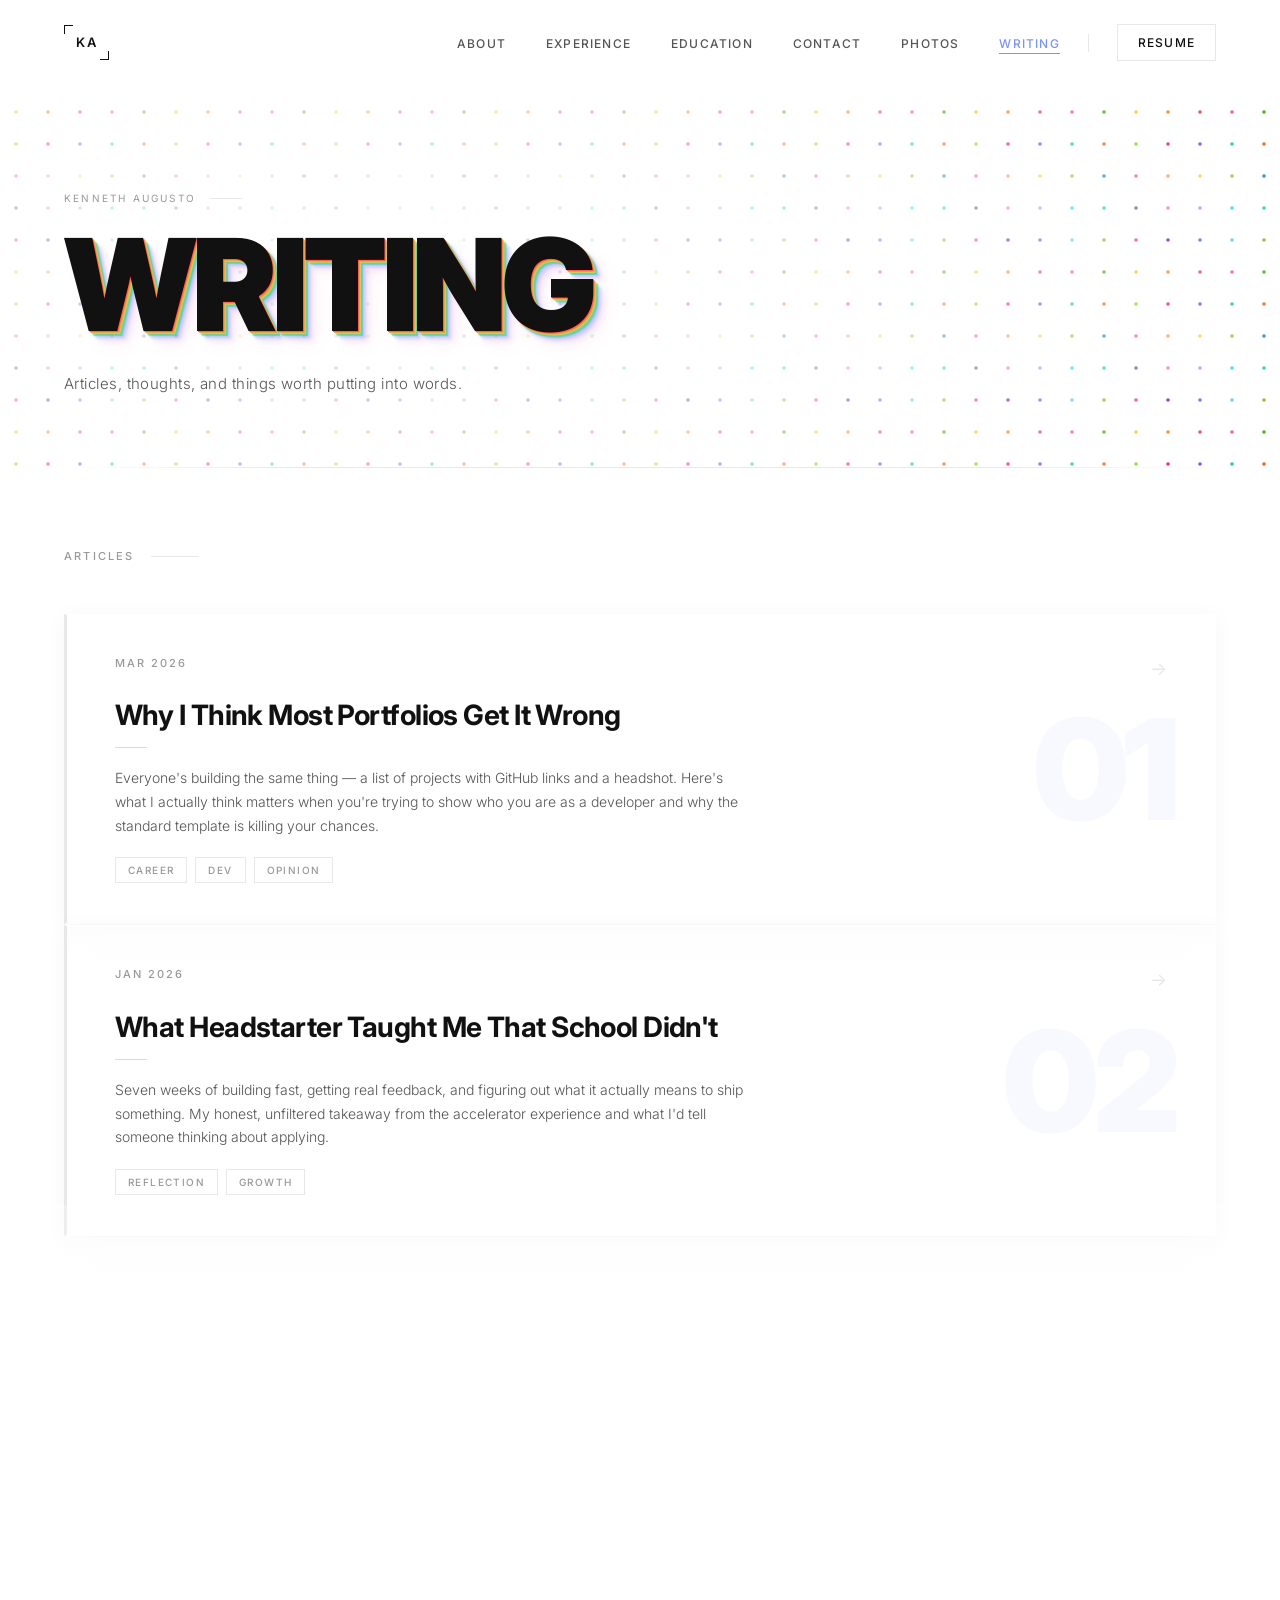
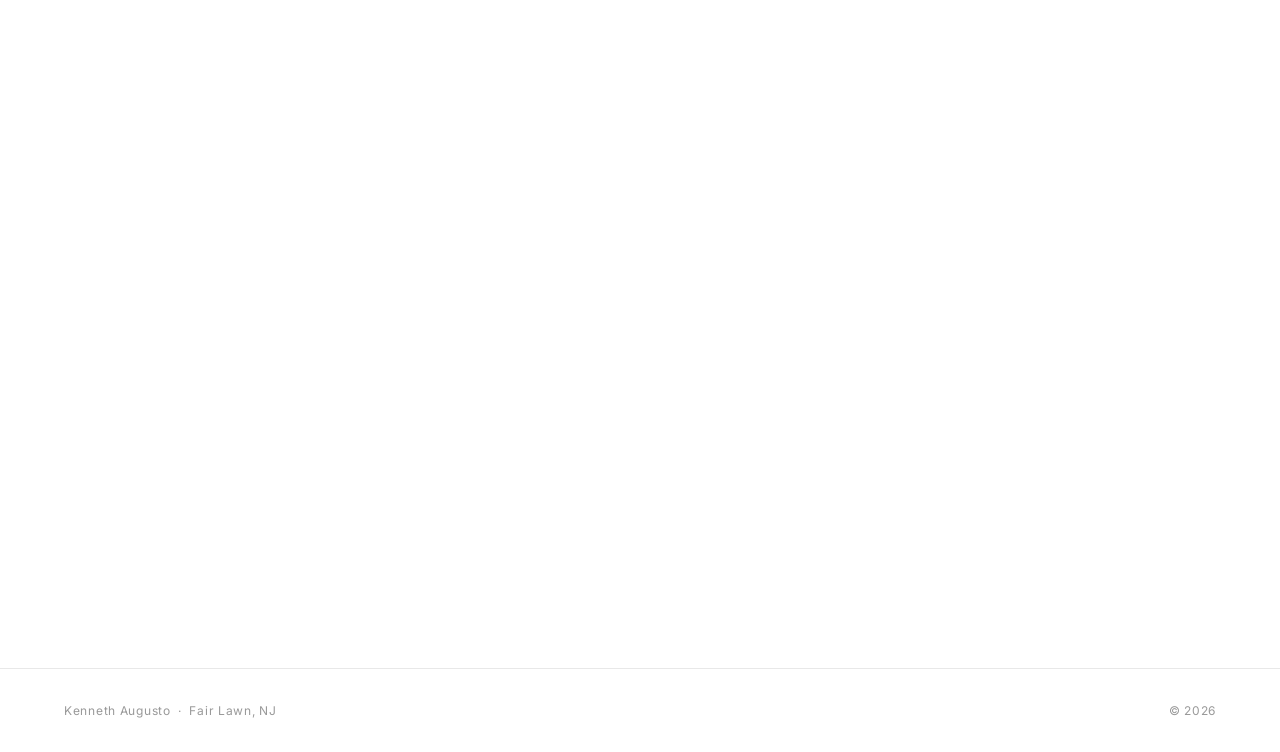
<file: writing/index.html>
<!DOCTYPE html>
<html lang="en">
<head>
  <meta charset="UTF-8" />
  <meta name="viewport" content="width=device-width, initial-scale=1.0" />
  <title>Writing — Kenneth Augusto</title>
  <link rel="icon" type="image/svg+xml" href="../favicon.svg" />
  <link rel="preconnect" href="https://fonts.googleapis.com" />
  <link rel="preconnect" href="https://fonts.gstatic.com" crossorigin />
  <link href="https://fonts.googleapis.com/css2?family=Inter:wght@300;400;500;600;700;800;900&display=swap" rel="stylesheet" />
  <style>
    *, *::before, *::after { box-sizing: border-box; margin: 0; padding: 0; }

    :root {
      --white: #ffffff;
      --off-white: #f8f8f8;
      --light-gray: #efefef;
      --border: #e8e8e8;
      --text-primary: #111111;
      --text-secondary: #555555;
      --text-muted: #999999;
      --glow: rgba(200, 210, 255, 0.15);
      --glow-border: rgba(180, 195, 255, 0.4);
      --transition: 300ms ease;
    }

    html { scroll-behavior: smooth; font-size: 16px; }

    body {
      font-family: 'Inter', -apple-system, BlinkMacSystemFont, sans-serif;
      background: var(--white);
      color: var(--text-primary);
      line-height: 1.6;
      -webkit-font-smoothing: antialiased;
      -moz-osx-font-smoothing: grayscale;
    }

    /* ── NAV ─────────────────────────────────────────── */
    nav {
      position: fixed;
      top: 0; left: 0; right: 0;
      z-index: 100;
      padding: 24px 64px;
      display: flex;
      justify-content: space-between;
      align-items: center;
      background: rgba(255, 255, 255, 0.92);
      backdrop-filter: blur(12px);
      -webkit-backdrop-filter: blur(12px);
      border-bottom: 1px solid transparent;
      transition: border-color var(--transition);
    }
    nav.scrolled { border-bottom-color: var(--border); }
    .nav-right { display: flex; align-items: center; gap: 0; }
    .nav-divider { width: 1px; height: 18px; background: var(--border); margin: 0 28px; }
    .nav-logo { font-size: 13px; font-weight: 600; letter-spacing: 0.12em; text-transform: uppercase; color: var(--text-primary); text-decoration: none; position: relative; padding: 7px 12px; transition: color var(--transition); display: inline-block; }
    .nav-logo::before, .nav-logo::after { content: ''; position: absolute; width: 9px; height: 9px; transition: width var(--transition), height var(--transition), box-shadow var(--transition); animation: corner-chroma 2.4s ease infinite; }
    .nav-logo::before { top: 0; left: 0; border-top: 1.5px solid; border-left: 1.5px solid; }
    .nav-logo::after { bottom: 0; right: 0; border-bottom: 1.5px solid; border-right: 1.5px solid; animation-delay: -1.2s; }
    @keyframes corner-chroma { 0% { border-color: #7B93FF; } 33% { border-color: #C77DFF; } 66% { border-color: #F72585; } 100% { border-color: #7B93FF; } }
    .nav-logo:hover { color: #7B93FF; }
    .nav-logo:hover::before, .nav-logo:hover::after { width: 100%; height: 100%; box-shadow: 0 0 10px rgba(123,147,255,0.3); }
    .nav-links { display: flex; gap: 40px; list-style: none; }
    .nav-links a { font-size: 12px; font-weight: 500; letter-spacing: 0.1em; text-transform: uppercase; color: var(--text-secondary); text-decoration: none; transition: color var(--transition); position: relative; padding-bottom: 3px; }
    .nav-links a::after { content: ''; position: absolute; bottom: 0; left: 0; width: 100%; height: 1px; background: #7B93FF; transform: scaleX(0); transform-origin: left; transition: transform var(--transition); }
    .nav-links a:hover, .nav-links a.active { color: #7B93FF; }
    .nav-links a:hover::after, .nav-links a.active::after { transform: scaleX(1); }
    .nav-resume { font-size: 12px; font-weight: 500; letter-spacing: 0.1em; text-transform: uppercase; color: var(--text-primary); text-decoration: none; border: 1px solid var(--border); padding: 8px 20px; transition: border-color var(--transition), box-shadow var(--transition); }
    .nav-resume:hover { border-color: var(--glow-border); box-shadow: 0 0 0 1px var(--glow-border), 0 4px 16px var(--glow); }

    /* ── HERO BANNER ─────────────────────────────────── */
    .page-hero {
      min-height: 52vh;
      display: flex;
      align-items: flex-end;
      padding: 0 64px 72px;
      position: relative;
      overflow: hidden;
      background-color: var(--white);
      background-image: url("data:image/svg+xml,<svg xmlns='http://www.w3.org/2000/svg' width='160' height='160'><circle cx='16' cy='16' r='1.8' fill='%23FF595E'/><circle cx='48' cy='16' r='1.8' fill='%23FF924C'/><circle cx='80' cy='16' r='1.8' fill='%23FFCA3A'/><circle cx='112' cy='16' r='1.8' fill='%238AC926'/><circle cx='144' cy='16' r='1.8' fill='%231982C4'/><circle cx='16' cy='48' r='1.8' fill='%236A4C93'/><circle cx='48' cy='48' r='1.8' fill='%23FF6B9D'/><circle cx='80' cy='48' r='1.8' fill='%23C77DFF'/><circle cx='112' cy='48' r='1.8' fill='%2300E5FF'/><circle cx='144' cy='48' r='1.8' fill='%2306D6A0'/><circle cx='16' cy='80' r='1.8' fill='%23F72585'/><circle cx='48' cy='80' r='1.8' fill='%237209B7'/><circle cx='80' cy='80' r='1.8' fill='%234361EE'/><circle cx='112' cy='80' r='1.8' fill='%234CC9F0'/><circle cx='144' cy='80' r='1.8' fill='%2380B918'/><circle cx='16' cy='112' r='1.8' fill='%23FFBF00'/><circle cx='48' cy='112' r='1.8' fill='%23FF7900'/><circle cx='80' cy='112' r='1.8' fill='%23E63946'/><circle cx='112' cy='112' r='1.8' fill='%23FF477E'/><circle cx='144' cy='112' r='1.8' fill='%2338B000'/><circle cx='16' cy='144' r='1.8' fill='%2370E000'/><circle cx='48' cy='144' r='1.8' fill='%23FF006E'/><circle cx='80' cy='144' r='1.8' fill='%238338EC'/><circle cx='112' cy='144' r='1.8' fill='%2300C9A7'/><circle cx='144' cy='144' r='1.8' fill='%23FB5607'/></svg>");
      background-size: 160px 160px;
    }

    .page-hero::before {
      content: '';
      position: absolute;
      inset: 0;
      background:
        radial-gradient(ellipse 80% 90% at 30% 60%, rgba(255,255,255,0.94) 0%, rgba(255,255,255,0.55) 55%, transparent 100%);
      pointer-events: none;
      z-index: 0;
    }

    .page-hero-inner {
      position: relative;
      z-index: 1;
      max-width: 1200px;
      width: 100%;
    }

    .page-label {
      font-size: 10px;
      font-weight: 400;
      letter-spacing: 0.22em;
      text-transform: uppercase;
      color: var(--text-muted);
      margin-bottom: 20px;
      display: flex;
      align-items: center;
      gap: 14px;
      opacity: 0;
      animation: fadeUp 0.8s ease 0.2s forwards;
    }

    .page-label::after {
      content: '';
      width: 32px;
      height: 1px;
      background: var(--border);
    }

    .page-title {
      font-size: clamp(64px, 10vw, 130px);
      font-weight: 900;
      letter-spacing: -0.04em;
      text-transform: uppercase;
      line-height: 0.92;
      color: var(--text-primary);
      text-shadow:
        1px 1px 0    rgba(255, 89,  94,  0.92),
        2px 2px 0    rgba(255, 146, 76,  0.80),
        3px 3px 0    rgba(255, 202, 58,  0.68),
        4px 4px 1px  rgba(138, 201, 38,  0.55),
        5px 5px 1px  rgba(6,   214, 160, 0.42),
        6px 6px 2px  rgba(76,  201, 240, 0.30),
        8px 8px 3px  rgba(67,  97,  238, 0.17),
        11px 11px 6px rgba(131, 56,  236, 0.09),
        14px 14px 20px rgba(247, 37, 133, 0.05);
      opacity: 0;
      animation: fadeUp 0.9s ease 0.35s forwards;
    }

    .page-subtitle {
      margin-top: 28px;
      font-size: 15px;
      font-weight: 300;
      color: var(--text-secondary);
      letter-spacing: 0.03em;
      opacity: 0;
      animation: fadeUp 0.9s ease 0.5s forwards;
    }

    .hero-line {
      position: absolute;
      bottom: 0;
      left: 64px;
      right: 64px;
      height: 1px;
      background: linear-gradient(90deg, transparent 0%, var(--border) 20%, var(--border) 80%, transparent 100%);
      opacity: 0;
      animation: lineReveal 1.2s ease 0.8s forwards;
    }

    /* ── ARTICLES SECTION ────────────────────────────── */
    .writing-section {
      padding: 80px 64px 120px;
      background: var(--white);
    }

    .writing-section-inner {
      max-width: 1200px;
      margin: 0 auto;
    }

    .section-label {
      font-size: 11px;
      font-weight: 500;
      letter-spacing: 0.2em;
      text-transform: uppercase;
      color: var(--text-muted);
      margin-bottom: 48px;
      display: flex;
      align-items: center;
      gap: 16px;
    }

    .section-label::after {
      content: '';
      flex: 1;
      height: 1px;
      background: var(--border);
      max-width: 48px;
    }

    /* article cards — same glass card pattern as exp-card */
    .article-stack {
      display: flex;
      flex-direction: column;
      gap: 1px;
    }

    .article-card {
      background: rgba(255, 255, 255, 0.28);
      backdrop-filter: blur(14px);
      -webkit-backdrop-filter: blur(14px);
      border-top: 1px solid rgba(255, 255, 255, 0.85);
      border-right: 1px solid rgba(255, 255, 255, 0.5);
      border-bottom: 1px solid rgba(255, 255, 255, 0.3);
      border-left: 3px solid var(--border);
      box-shadow: inset 0 1px 0 rgba(255,255,255,0.9), 0 4px 24px rgba(0,0,0,0.04);
      padding: 40px 48px;
      position: relative;
      overflow: hidden;
      text-decoration: none;
      color: inherit;
      display: block;
      transition: background var(--transition), box-shadow var(--transition), border-left-color var(--transition);
    }

    .article-card::after {
      content: '';
      position: absolute;
      left: 0; top: 0; bottom: 0;
      width: 3px;
      background: #7B93FF;
      box-shadow: 0 0 8px #7B93FF, 0 0 20px #7B93FF;
      animation: tab-pulse 2.2s ease-in-out infinite;
      opacity: 0;
      transition: opacity var(--transition);
    }

    .article-card:hover {
      background: rgba(255, 255, 255, 0.42);
      box-shadow: inset 0 1px 0 rgba(255,255,255,0.95), 0 0 0 1px rgba(123,147,255,0.3), 0 8px 40px rgba(0,0,0,0.07);
      border-left-color: #7B93FF;
    }

    .article-card:hover::after { opacity: 1; }

    /* watermark number */
    .article-card::before {
      content: attr(data-index);
      position: absolute;
      right: 40px;
      top: 50%;
      transform: translateY(-50%);
      font-size: clamp(72px, 12vw, 140px);
      font-weight: 900;
      letter-spacing: -0.04em;
      color: #7B93FF;
      opacity: 0.05;
      line-height: 1;
      pointer-events: none;
      user-select: none;
    }

    @keyframes tab-pulse {
      0%, 100% { box-shadow: 0 0 8px #7B93FF, 0 0 24px #7B93FF, 0 0 40px #7B93FF; opacity: 0.5; }
      50%       { box-shadow: 0 0 16px #7B93FF, 0 0 48px #7B93FF, 0 0 80px #7B93FF; opacity: 1; }
    }

    .article-top {
      display: flex;
      justify-content: space-between;
      align-items: flex-start;
      gap: 24px;
      margin-bottom: 16px;
      flex-wrap: wrap;
    }

    .article-date {
      font-size: 11px;
      font-weight: 500;
      letter-spacing: 0.18em;
      color: var(--text-muted);
      text-transform: uppercase;
    }

    .article-arrow {
      font-size: 18px;
      color: var(--border);
      transition: color var(--transition), transform var(--transition);
      flex-shrink: 0;
    }

    .article-card:hover .article-arrow {
      color: #7B93FF;
      transform: translateX(5px);
    }

    .article-title {
      font-size: clamp(20px, 2.5vw, 28px);
      font-weight: 700;
      letter-spacing: -0.02em;
      color: var(--text-primary);
      line-height: 1.2;
      margin-bottom: 14px;
      transition: color var(--transition);
    }

    .article-card:hover .article-title {
      background: linear-gradient(90deg, #7B93FF 0%, #C77DFF 50%, #F72585 100%);
      -webkit-background-clip: text;
      -webkit-text-fill-color: transparent;
      background-clip: text;
    }

    .article-excerpt {
      font-size: 14px;
      font-weight: 300;
      color: var(--text-secondary);
      line-height: 1.7;
      max-width: 640px;
      margin-bottom: 20px;
    }

    .article-divider {
      width: 32px;
      height: 1px;
      background: rgba(123,147,255,0.35);
      margin-bottom: 18px;
    }

    .article-tags {
      display: flex;
      gap: 8px;
      flex-wrap: wrap;
    }

    .article-tag {
      font-size: 10px;
      font-weight: 500;
      letter-spacing: 0.14em;
      text-transform: uppercase;
      color: var(--text-muted);
      border: 1px solid var(--border);
      padding: 4px 12px;
      transition: border-color var(--transition), color var(--transition);
    }

    .article-card:hover .article-tag {
      border-color: rgba(123,147,255,0.3);
      color: #7B93FF;
    }

    /* ── FOOTER ──────────────────────────────────────── */
    footer {
      padding: 32px 64px;
      border-top: 1px solid var(--border);
      display: flex;
      justify-content: space-between;
      align-items: center;
      flex-wrap: wrap;
      gap: 16px;
    }
    footer p { font-size: 12px; color: var(--text-muted); letter-spacing: 0.06em; }

    /* ── ANIMATIONS ──────────────────────────────────── */
    @keyframes fadeUp {
      from { opacity: 0; transform: translateY(20px); }
      to   { opacity: 1; transform: translateY(0); }
    }
    @keyframes lineReveal {
      from { opacity: 0; }
      to   { opacity: 1; }
    }

    .reveal {
      opacity: 0;
      transform: translateY(24px);
      transition: opacity 0.7s ease, transform 0.7s ease;
    }
    .reveal.visible { opacity: 1; transform: translateY(0); }

    /* ── RESPONSIVE ──────────────────────────────────── */
    @media (max-width: 768px) {
      nav { padding: 20px 28px; }
      .nav-links { gap: 24px; }
      .page-hero { padding: 0 28px 56px; min-height: 44vh; }
      .hero-line { left: 28px; right: 28px; }
      .writing-section { padding: 60px 28px 100px; }
      .article-card { padding: 32px 28px; }
    }
    @media (max-width: 560px) {
      .page-title { font-size: clamp(48px, 16vw, 80px); }
    }
  </style>
</head>
<body>

  <!-- NAV -->
  <nav id="nav">
    <a href="../" class="nav-logo">KA</a>
    <div class="nav-right">
      <ul class="nav-links">
        <li><a href="../#about">About</a></li>
        <li><a href="../#experience">Experience</a></li>
        <li><a href="../#education">Education</a></li>
        <li><a href="../#contact">Contact</a></li>
        <li><a href="../photos/">Photos</a></li>
        <li><a href="../writing/" class="active">Writing</a></li>
      </ul>
      <div class="nav-divider"></div>
      <a href="../test.pdf" download="Kenneth_Augusto_Resume.pdf" class="nav-resume">Resume</a>
    </div>
  </nav>

  <!-- HERO BANNER -->
  <div class="page-hero">
    <div class="page-hero-inner">
      <p class="page-label">Kenneth Augusto</p>
      <h1 class="page-title">Writing</h1>
      <p class="page-subtitle">Articles, thoughts, and things worth putting into words.</p>
    </div>
    <div class="hero-line"></div>
  </div>

  <!-- ARTICLES -->
  <section class="writing-section">
    <div class="writing-section-inner">
      <p class="section-label reveal">Articles</p>

      <div class="article-stack">

        <a class="article-card reveal" href="#" data-index="01">
          <div class="article-top">
            <span class="article-date">Mar 2026</span>
            <span class="article-arrow">&#8594;</span>
          </div>
          <h2 class="article-title">Why I Think Most Portfolios Get It Wrong</h2>
          <div class="article-divider"></div>
          <p class="article-excerpt">Everyone's building the same thing — a list of projects with GitHub links and a headshot. Here's what I actually think matters when you're trying to show who you are as a developer and why the standard template is killing your chances.</p>
          <div class="article-tags">
            <span class="article-tag">Career</span>
            <span class="article-tag">Dev</span>
            <span class="article-tag">Opinion</span>
          </div>
        </a>

        <a class="article-card reveal" href="#" data-index="02">
          <div class="article-top">
            <span class="article-date">Jan 2026</span>
            <span class="article-arrow">&#8594;</span>
          </div>
          <h2 class="article-title">What Headstarter Taught Me That School Didn't</h2>
          <div class="article-divider"></div>
          <p class="article-excerpt">Seven weeks of building fast, getting real feedback, and figuring out what it actually means to ship something. My honest, unfiltered takeaway from the accelerator experience and what I'd tell someone thinking about applying.</p>
          <div class="article-tags">
            <span class="article-tag">Reflection</span>
            <span class="article-tag">Growth</span>
          </div>
        </a>

        <a class="article-card reveal" href="#" data-index="03">
          <div class="article-top">
            <span class="article-date">Nov 2025</span>
            <span class="article-arrow">&#8594;</span>
          </div>
          <h2 class="article-title">The Stack I'd Use If I Was Starting Over Today</h2>
          <div class="article-divider"></div>
          <p class="article-excerpt">Not the trendiest answer. Just what I've actually found useful, what I've burned time on for no reason, and what I'd skip entirely if I could do it again — based on building real projects, not tutorial apps.</p>
          <div class="article-tags">
            <span class="article-tag">Tech</span>
            <span class="article-tag">Opinion</span>
          </div>
        </a>

        <a class="article-card reveal" href="#" data-index="04">
          <div class="article-top">
            <span class="article-date">Sep 2025</span>
            <span class="article-arrow">&#8594;</span>
          </div>
          <h2 class="article-title">Being a CS Student at Rutgers: The Unfiltered Version</h2>
          <div class="article-divider"></div>
          <p class="article-excerpt">The things no one tells you before you sign up — the grind, the community, what the classes are actually like, and whether it's been worth it so far. No highlight reel, just the real picture.</p>
          <div class="article-tags">
            <span class="article-tag">College</span>
            <span class="article-tag">CS</span>
          </div>
        </a>

        <a class="article-card reveal" href="#" data-index="05">
          <div class="article-top">
            <span class="article-date">Jun 2025</span>
            <span class="article-arrow">&#8594;</span>
          </div>
          <h2 class="article-title">How I Built SneakerStash and What I'd Do Differently</h2>
          <div class="article-divider"></div>
          <p class="article-excerpt">A breakdown of the decisions I made, the ones I regret, and the stuff that actually worked when building my first real side project from zero to deployed. Architecture, mistakes, and what I learned about shipping.</p>
          <div class="article-tags">
            <span class="article-tag">Project</span>
            <span class="article-tag">Dev</span>
            <span class="article-tag">Build</span>
          </div>
        </a>

      </div>
    </div>
  </section>

  <!-- FOOTER -->
  <footer>
    <p>Kenneth Augusto &nbsp;·&nbsp; Fair Lawn, NJ</p>
    <p>&copy; 2026</p>
  </footer>

  <script>
    // Nav scroll border
    const nav = document.getElementById('nav');
    window.addEventListener('scroll', () => {
      nav.classList.toggle('scrolled', window.scrollY > 40);
    }, { passive: true });

    // Scroll reveal
    const revealEls = document.querySelectorAll('.reveal');
    const observer = new IntersectionObserver((entries) => {
      entries.forEach((entry) => {
        if (entry.isIntersecting) {
          const delay = entry.target.dataset.delay || 0;
          setTimeout(() => entry.target.classList.add('visible'), delay);
          observer.unobserve(entry.target);
        }
      });
    }, { threshold: 0.1, rootMargin: '0px 0px -40px 0px' });

    revealEls.forEach((el) => {
      const siblings = Array.from(el.parentNode.children).filter(c => c.classList.contains('reveal'));
      el.dataset.delay = siblings.indexOf(el) * 80;
      observer.observe(el);
    });
  </script>

</body>
</html>
</file>
